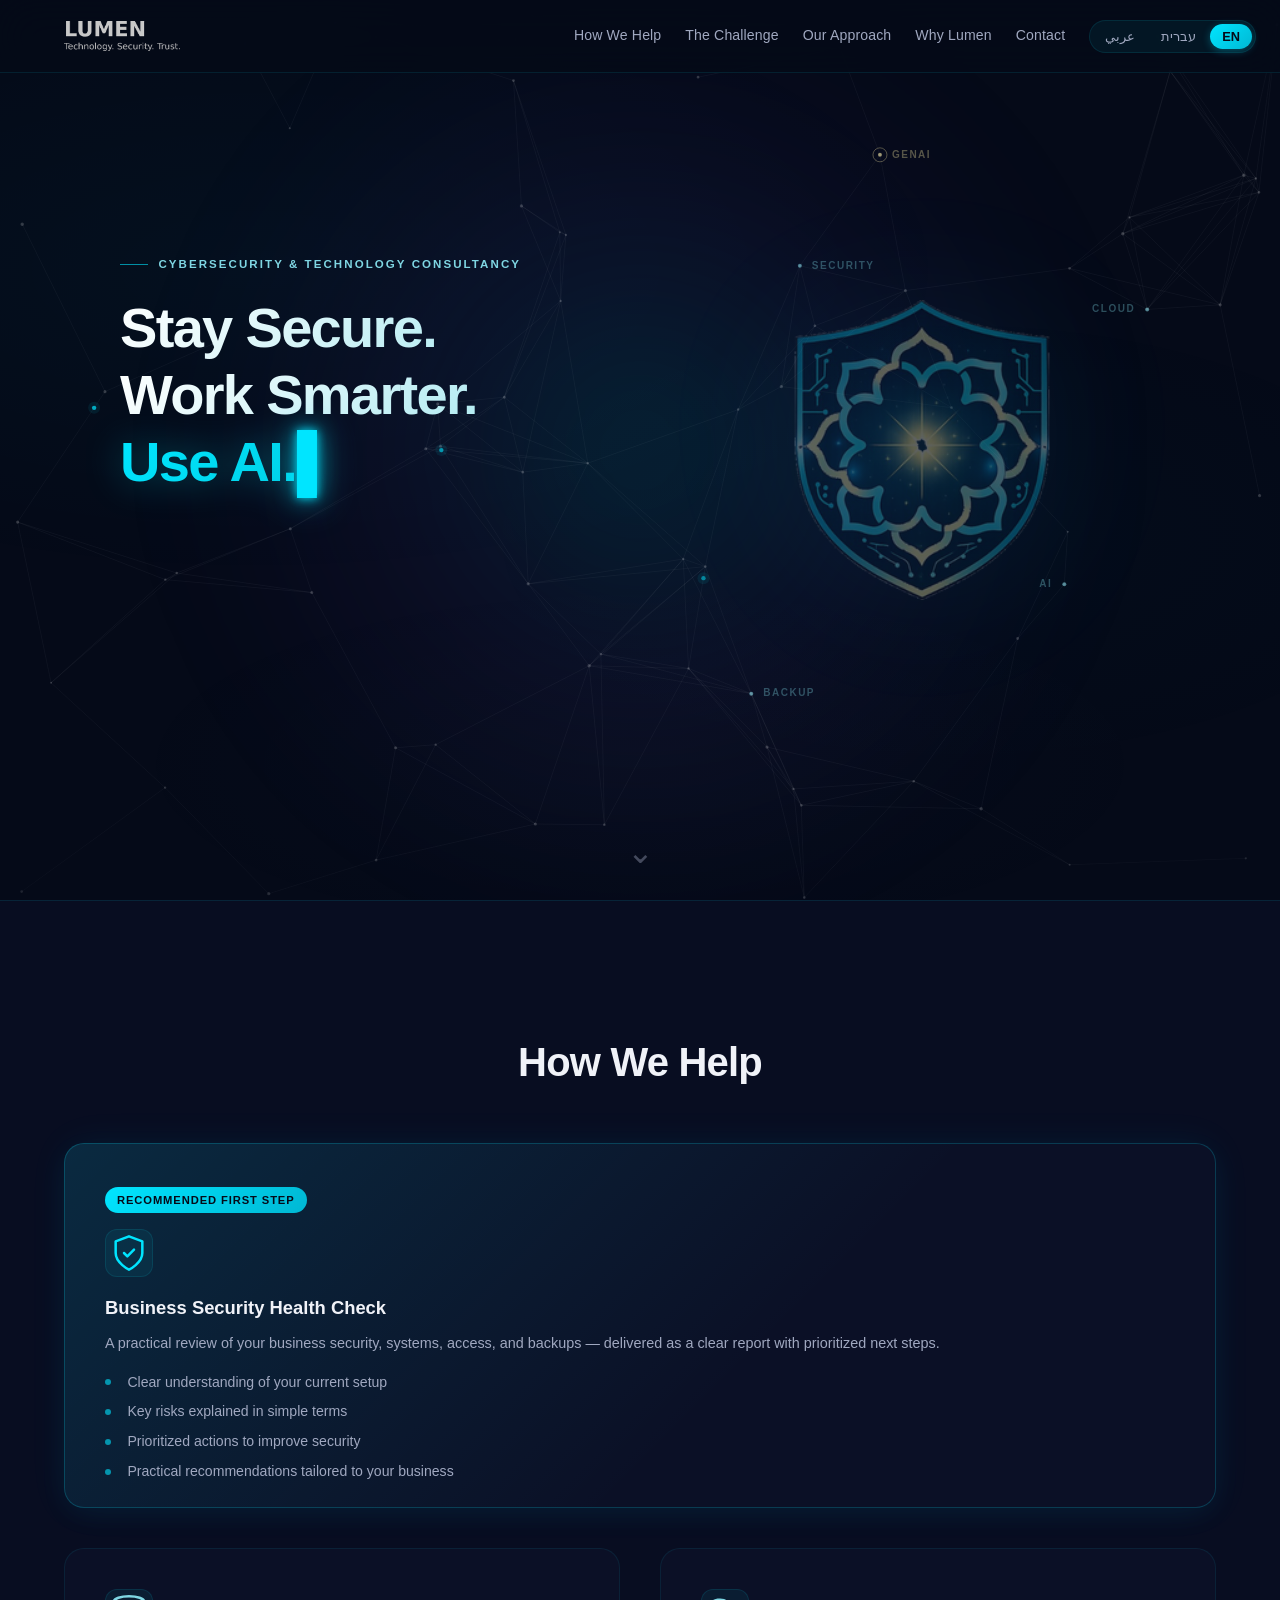
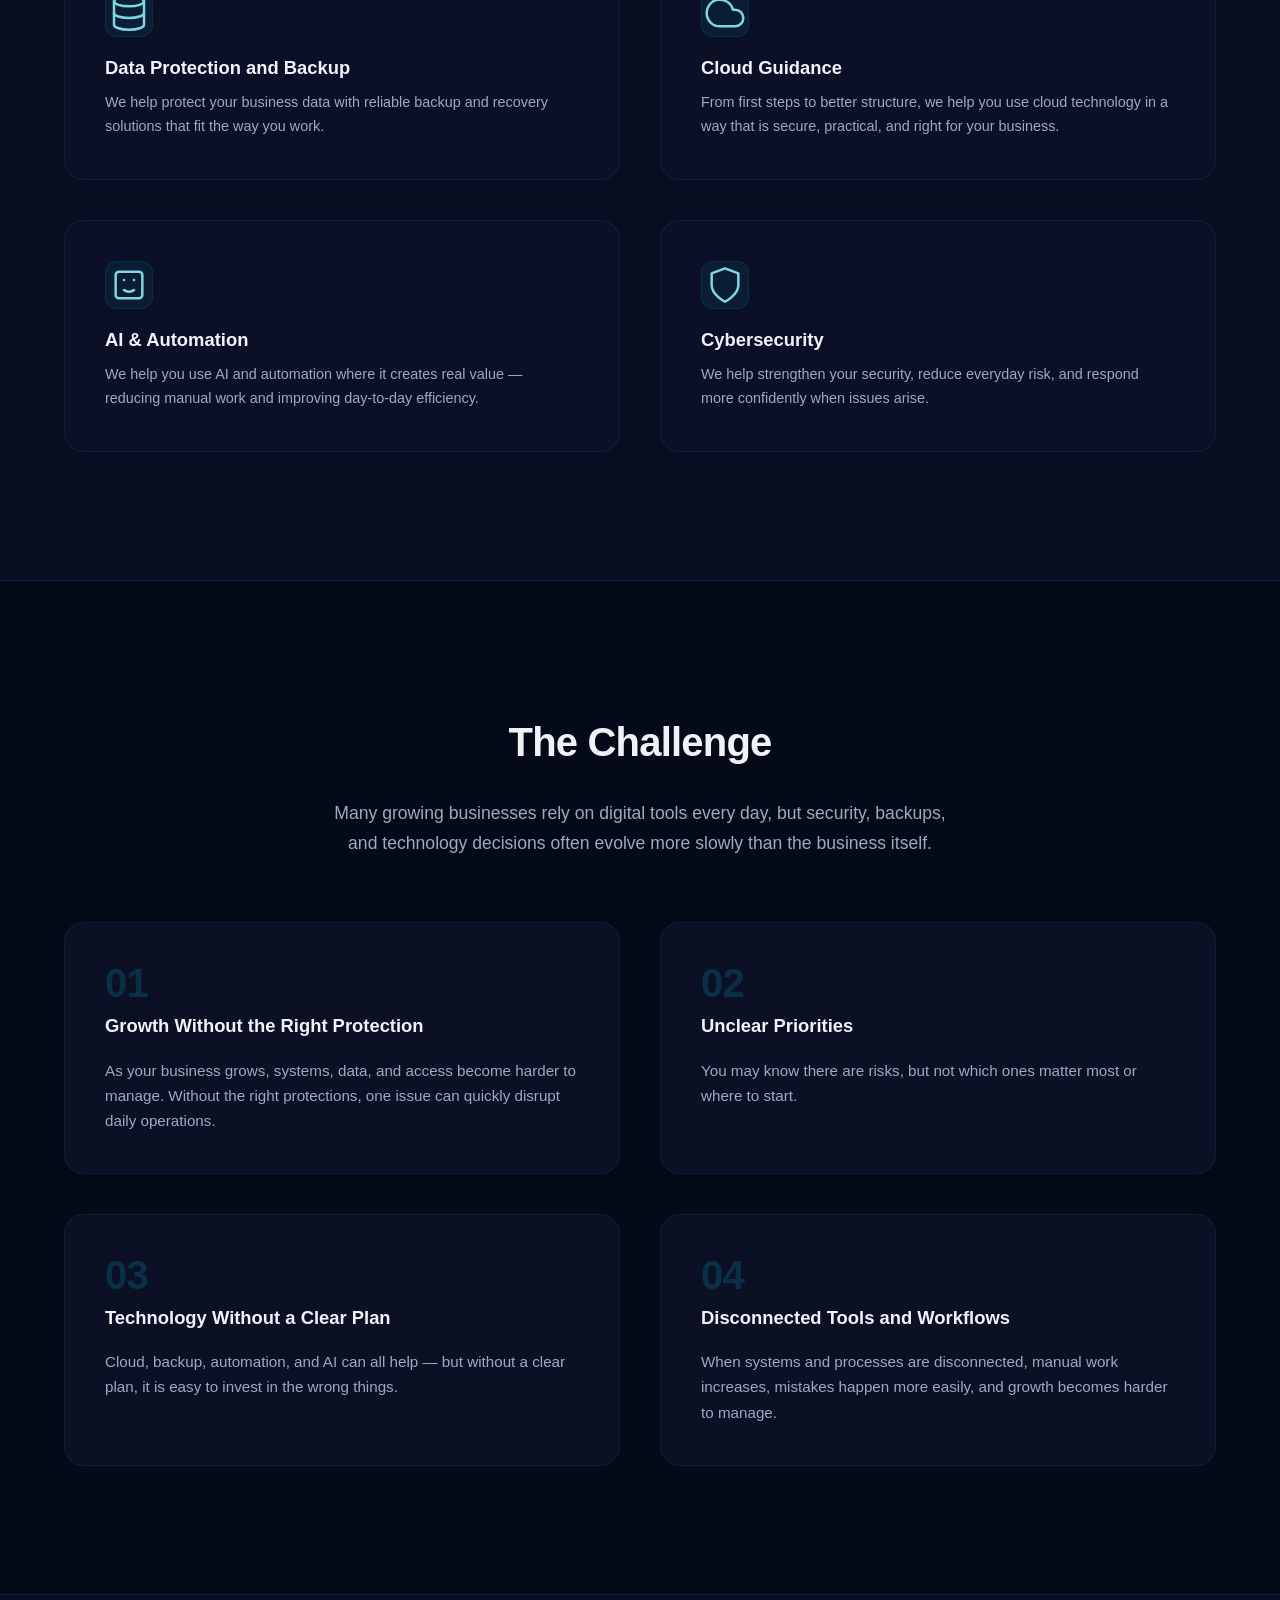
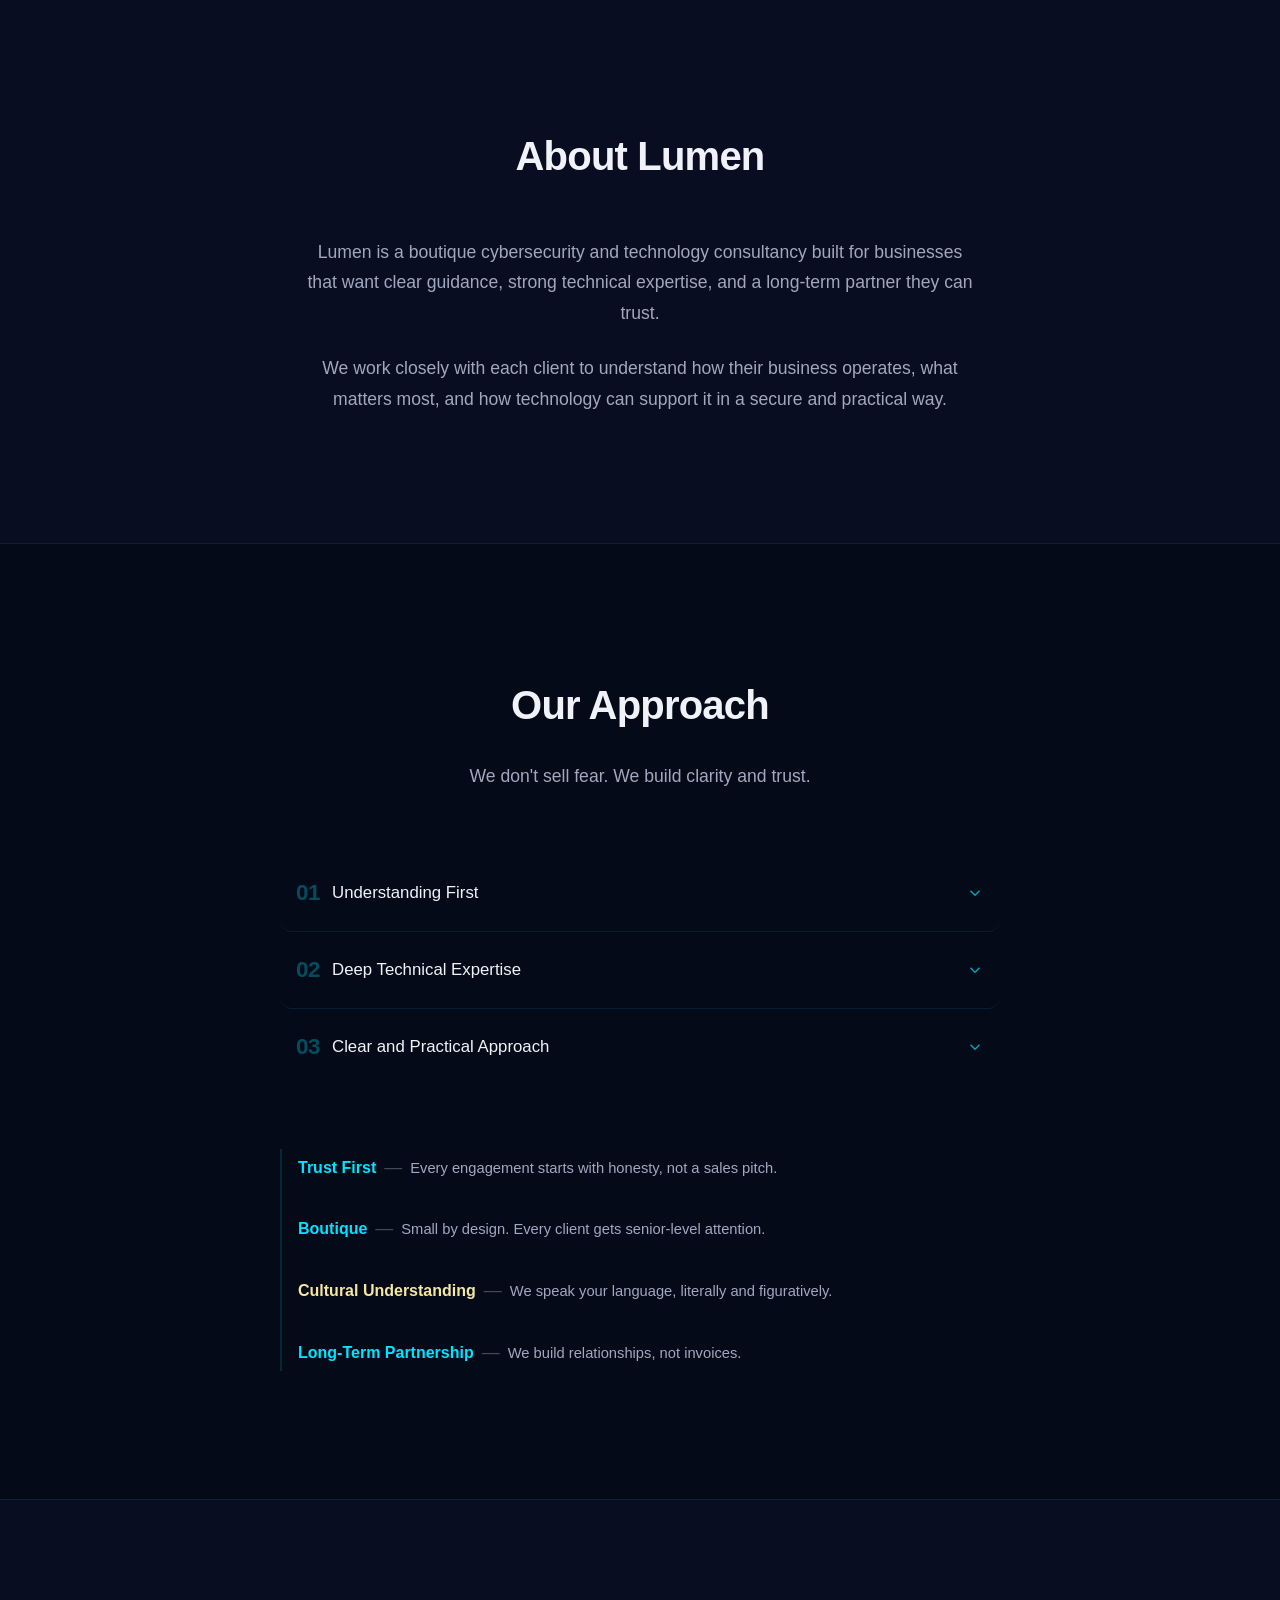
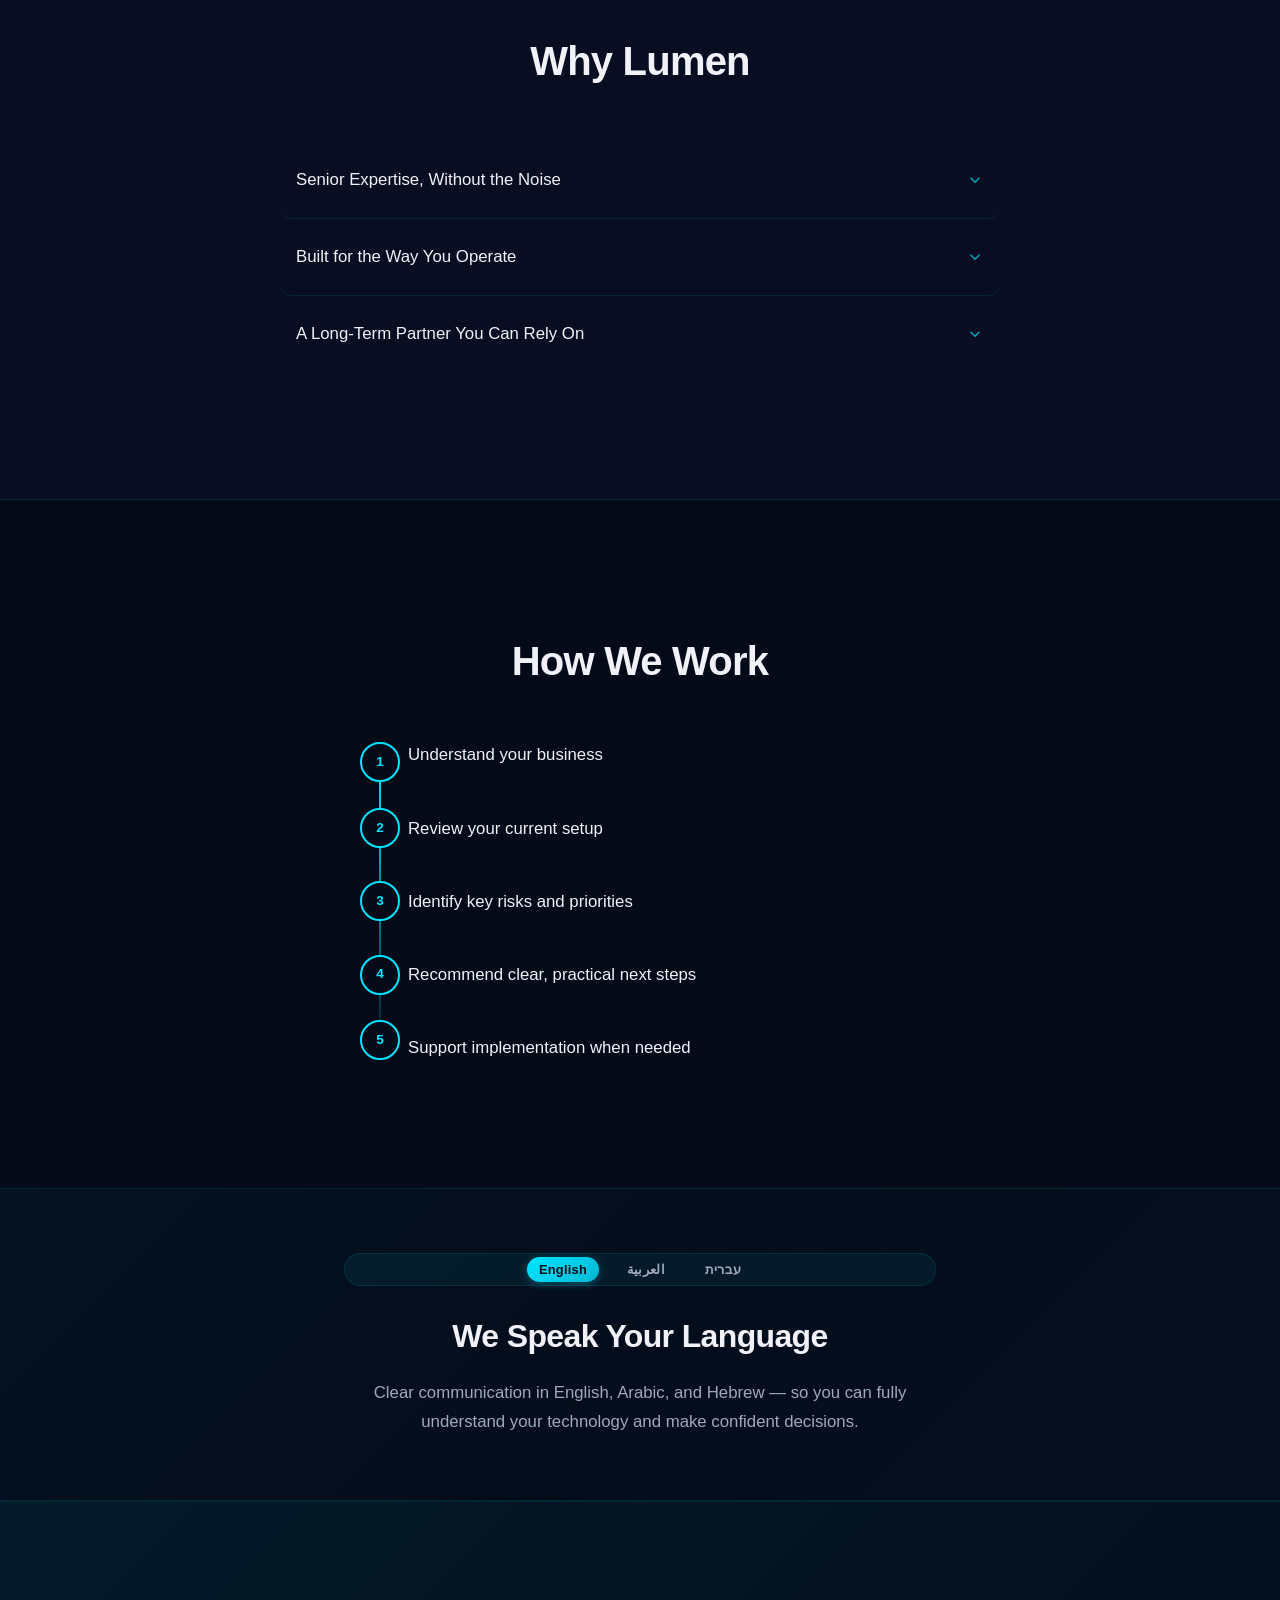
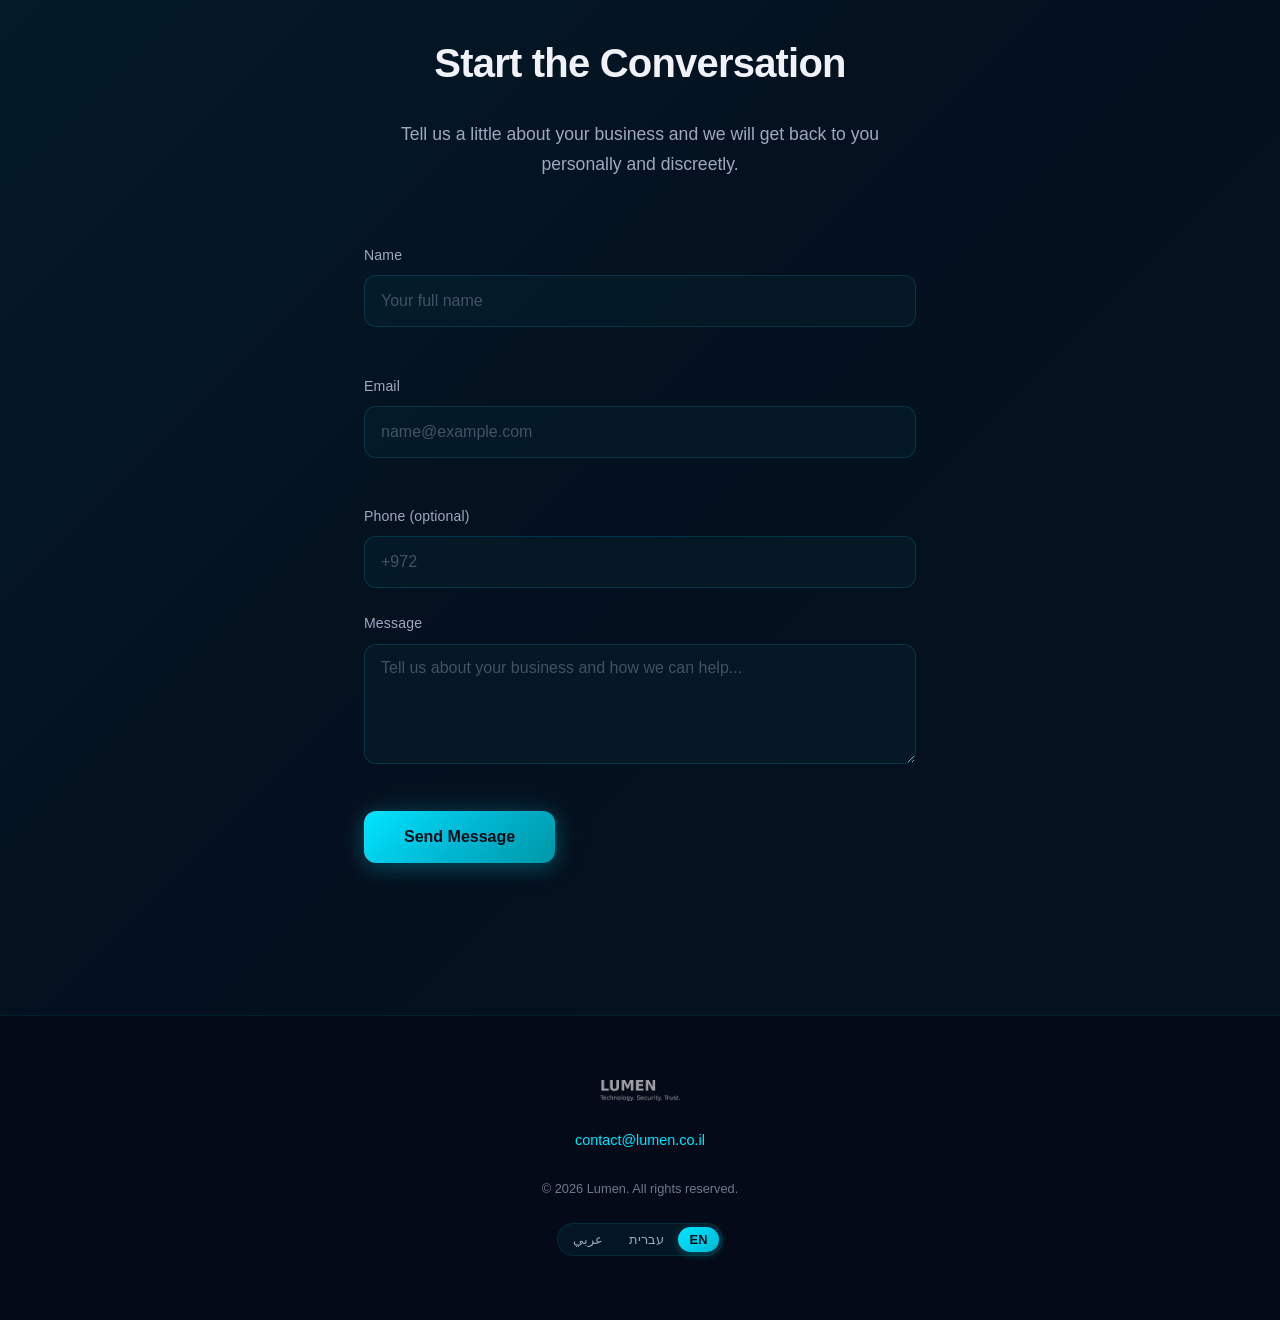
<file: docs/index.html>
<!DOCTYPE html>
<html lang="en" dir="ltr" data-demo="true">
<head>
  <meta charset="UTF-8">
  <meta name="viewport" content="width=device-width, initial-scale=1.0">
  <title>Lumen &#8212; Technology. Security. Trust.</title>
  <meta name="description" content="Lumen is a boutique cybersecurity and technology consultancy serving SMBs and family-owned businesses. Premium security guidance built on trust.">

  <!-- Favicons & theme -->
  <link rel="icon" type="image/png" sizes="32x32" href="assets/favicon-32x32.png">
  <link rel="icon" type="image/png" sizes="16x16" href="assets/favicon-16x16.png">
  <link rel="icon" type="image/png" sizes="512x512" href="assets/favicon-512x512.png">
  <link rel="apple-touch-icon" sizes="180x180" href="assets/apple-touch-icon.png">
  <meta name="theme-color" content="#050a18">

  <!-- Open Graph / social cards. NOTE: update the domain below to the production URL before launch. -->
  <meta property="og:type" content="website">
  <meta property="og:site_name" content="Lumen">
  <meta property="og:title" content="Lumen — Technology. Security. Trust.">
  <meta property="og:description" content="Boutique cybersecurity and technology consultancy. Clear, practical guidance for growing businesses — security, data protection, cloud, and AI.">
  <meta property="og:image" content="https://lumen.co.il/assets/og-image.png">
  <meta property="og:url" content="https://lumen.co.il/">
  <meta name="twitter:card" content="summary">
  <meta name="twitter:title" content="Lumen — Technology. Security. Trust.">
  <meta name="twitter:description" content="Boutique cybersecurity and technology consultancy. Clear, practical guidance for growing businesses.">
  <meta name="twitter:image" content="https://lumen.co.il/assets/og-image.png">

  <meta http-equiv="Content-Security-Policy" content="default-src 'self'; script-src 'self'; style-src 'self' 'unsafe-inline' https://fonts.googleapis.com; font-src 'self' https://fonts.gstatic.com; img-src 'self' data:; connect-src 'self'; form-action 'self'; frame-ancestors 'none'; base-uri 'self'">
  <link rel="preload" as="image" href="assets/logo-hero.png">
  <link rel="stylesheet" href="css/styles.css?v=1775858400">

  <script src="js/i18n-init.js?v=1775766845" defer></script>
  <noscript><style>body{opacity:1!important;animation:none!important}.hero-kicker,.hero-line,.hero-subtitle,.hero-cta-group{opacity:1!important;transform:none!important;animation:none!important}</style></noscript>
</head>
<body>
  <!-- Skip navigation -->
  <a href="#main" class="skip-link" data-i18n="skip">Skip to main content</a>

  <!-- HEADER / NAV -->
  <header class="site-header" role="banner">
    <div class="container header-inner">
      <a href="#" class="header-logo" aria-label="Lumen">
        <img src="assets/logo-wordmark-nav.png" alt="Lumen — Technology. Security. Trust." height="32" loading="eager">
      </a>
      <nav aria-label="Main navigation">
        <button class="mobile-nav-toggle" aria-expanded="false" aria-controls="nav-list" aria-label="Open menu">
          <svg class="icon-hamburger" width="24" height="24" viewBox="0 0 24 24" fill="none" stroke="currentColor" stroke-width="2" stroke-linecap="round"><line x1="3" y1="6" x2="21" y2="6"/><line x1="3" y1="12" x2="21" y2="12"/><line x1="3" y1="18" x2="21" y2="18"/></svg>
        </button>
        <div id="nav-list" class="nav-list">
          <button class="nav-close-btn" id="nav-close" aria-label="Close menu">
            <svg width="28" height="28" viewBox="0 0 24 24" fill="none" stroke="currentColor" stroke-width="2" stroke-linecap="round"><line x1="18" y1="6" x2="6" y2="18"/><line x1="6" y1="6" x2="18" y2="18"/></svg>
          </button>
          <div class="nav-overlay-brand">
            <img src="assets/logo-wordmark-nav.png" alt="" height="32" aria-hidden="true">
          </div>
          <div class="nav-overlay-links">
            <a href="#services" data-i18n="services.title">How We Help</a>
            <a href="#problem" data-i18n="problem.title">The Challenge</a>
            <a href="#approach" data-i18n="approach.title">Our Approach</a>
            <a href="#why-lumen" data-i18n="why.title">Why Lumen</a>
            <a href="#contact" data-i18n="nav.contact">Contact</a>
          </div>
          <a href="#contact" class="nav-overlay-cta" data-i18n="hero.cta">Start with a Simple Conversation</a>
          <div class="nav-lang">
            <div class="lang-toggle" role="radiogroup" aria-label="Language">
              <button type="button" data-lang="ar" aria-label="Arabic">عربي</button>
              <button type="button" data-lang="he" aria-label="Hebrew">עברית</button>
              <button type="button" data-lang="en" aria-pressed="true" aria-label="English">EN</button>
            </div>
          </div>
        </div>
      </nav>
    </div>
  </header>

  <main id="main" tabindex="-1">
    <!-- 1. HERO -->
    <section id="hero" class="hero" tabindex="-1" aria-labelledby="hero-heading">
      <canvas id="hero-network" class="hero-network-canvas" aria-hidden="true"></canvas>
      <img src="assets/logo-hero.png" alt="" class="hero-watermark" width="204" height="240" loading="eager" fetchpriority="high" aria-hidden="true">
      <div class="hero-content-wrap">
        <p class="hero-kicker" data-i18n="hero.eyebrow">Cybersecurity &amp; Technology Consultancy</p>
        <h1 id="hero-heading" class="hero-headline">
          <span class="hero-line" data-i18n="hero.headline1">Stay Secure.</span>
          <span class="hero-line" data-i18n="hero.headline2">Work Smarter.</span>
          <span class="hero-line" data-i18n="hero.headline3">Use AI.</span>
        </h1>
        <p class="hero-subtitle hero-stagger" data-i18n="hero.subtitle">Lumen helps growing businesses protect their data, strengthen their operations, and adopt technology with clarity and confidence.</p>
        <div class="hero-cta-group hero-stagger">
          <div class="hero-cta-row">
            <a href="#contact" class="btn btn-primary hero-cta" data-i18n="hero.cta">Start with a Simple Conversation</a>
            <a href="#services" class="hero-cta-secondary" data-i18n="hero.cta2">See how we help</a>
          </div>
          <ul class="hero-trust" aria-label="Why work with Lumen">
            <li>
              <svg class="hero-trust-check" width="15" height="15" viewBox="0 0 24 24" fill="none" stroke="currentColor" stroke-width="2.4" stroke-linecap="round" stroke-linejoin="round" aria-hidden="true"><polyline points="20 6 9 17 4 12"/></svg>
              <span data-i18n="hero.trust1">Free initial consultation</span>
            </li>
            <li>
              <svg class="hero-trust-check" width="15" height="15" viewBox="0 0 24 24" fill="none" stroke="currentColor" stroke-width="2.4" stroke-linecap="round" stroke-linejoin="round" aria-hidden="true"><polyline points="20 6 9 17 4 12"/></svg>
              <span data-i18n="hero.trust2">No commitment</span>
            </li>
            <li class="hero-trust-langs" aria-label="Available in Arabic, Hebrew and English">
              <span>العربية</span><span class="dot" aria-hidden="true">·</span><span>עברית</span><span class="dot" aria-hidden="true">·</span><span>English</span>
            </li>
          </ul>
        </div>
      </div>
      <a href="#services" class="hero-scroll-indicator" aria-label="Scroll to content">
        <span class="hero-scroll-chevron">&#8964;</span>
      </a>
    </section>

    <!-- 2. HOW WE HELP (Services) — with featured service -->
    <section id="services" class="section section--alt" tabindex="-1" aria-labelledby="services-heading">
      <div class="container">
        <h2 id="services-heading" class="section-title fade-in" data-i18n="services.title">How We Help</h2>
        <div class="services-grid">
          <!-- FEATURED SERVICE -->
          <div class="service-card service-card--featured glass-card fade-in">
            <span class="service-tag" data-i18n="services.healthcheck.tag">Recommended First Step</span>
            <div class="service-icon" aria-hidden="true">
              <svg width="40" height="40" viewBox="0 0 24 24" fill="none" stroke="var(--color-accent-primary)" stroke-width="1.5" stroke-linecap="round" stroke-linejoin="round"><path d="M9 12l2 2 4-4"/><path d="M12 22s8-4 8-10V5l-8-3-8 3v7c0 6 8 10 8 10z"/></svg>
            </div>
            <h3 data-i18n="services.healthcheck.title">Business Security Health Check</h3>
            <p data-i18n="services.healthcheck.desc">A practical review of your business security, systems, access, and backups — delivered as a clear report with prioritized next steps.</p>
            <ul class="service-bullets">
              <li data-i18n="services.healthcheck.bullet1">Clear understanding of your current setup</li>
              <li data-i18n="services.healthcheck.bullet2">Key risks explained in simple terms</li>
              <li data-i18n="services.healthcheck.bullet3">Prioritized actions to improve security</li>
              <li data-i18n="services.healthcheck.bullet4">Practical recommendations tailored to your business</li>
            </ul>
          </div>
          <div class="service-card glass-card fade-in">
            <div class="service-icon" aria-hidden="true">
              <svg width="40" height="40" viewBox="0 0 24 24" fill="none" stroke="var(--color-accent-secondary)" stroke-width="1.5" stroke-linecap="round" stroke-linejoin="round"><ellipse cx="12" cy="5" rx="9" ry="3"/><path d="M21 12c0 1.66-4 3-9 3s-9-1.34-9-3"/><path d="M3 5v14c0 1.66 4 3 9 3s9-1.34 9-3V5"/></svg>
            </div>
            <h3 data-i18n="services.data.title">Data Protection and Backup</h3>
            <p data-i18n="services.data.desc">We help protect your business data with reliable backup and recovery solutions that fit the way you work.</p>
          </div>
          <div class="service-card glass-card fade-in">
            <div class="service-icon" aria-hidden="true">
              <svg width="40" height="40" viewBox="0 0 24 24" fill="none" stroke="var(--color-accent-secondary)" stroke-width="1.5" stroke-linecap="round" stroke-linejoin="round"><path d="M18 10h-1.26A8 8 0 1 0 9 20h9a5 5 0 0 0 0-10z"/></svg>
            </div>
            <h3 data-i18n="services.cloud.title">Cloud Guidance</h3>
            <p data-i18n="services.cloud.desc">From first steps to better structure, we help you use cloud technology in a way that is secure, practical, and right for your business.</p>
          </div>
          <div class="service-card glass-card fade-in">
            <div class="service-icon" aria-hidden="true">
              <svg width="40" height="40" viewBox="0 0 24 24" fill="none" stroke="var(--color-accent-secondary)" stroke-width="1.5" stroke-linecap="round" stroke-linejoin="round"><rect x="4" y="4" width="16" height="16" rx="2"/><path d="M9 9h.01"/><path d="M15 9h.01"/><path d="M9 15c.83.67 1.83 1 3 1s2.17-.33 3-1"/></svg>
            </div>
            <h3 data-i18n="services.ai.title">AI & Automation</h3>
            <p data-i18n="services.ai.desc">We help you use AI and automation where it creates real value — reducing manual work and improving day-to-day efficiency.</p>
          </div>
          <div class="service-card glass-card fade-in">
            <div class="service-icon" aria-hidden="true">
              <svg width="40" height="40" viewBox="0 0 24 24" fill="none" stroke="var(--color-accent-secondary)" stroke-width="1.5" stroke-linecap="round" stroke-linejoin="round"><path d="M12 22s8-4 8-10V5l-8-3-8 3v7c0 6 8 10 8 10z"/></svg>
            </div>
            <h3 data-i18n="services.cyber.title">Cybersecurity</h3>
            <p data-i18n="services.cyber.desc">We help strengthen your security, reduce everyday risk, and respond more confidently when issues arise.</p>
          </div>
        </div>
      </div>
    </section>

    <!-- 3. THE CHALLENGE -->
    <section id="problem" class="section" aria-labelledby="problem-heading">
      <div class="container">
        <h2 id="problem-heading" class="section-title fade-in" data-i18n="problem.title">The Challenge</h2>
        <p class="section-intro fade-in" data-i18n="problem.intro">Many growing businesses rely on digital tools every day, but security, backups, and technology decisions often evolve more slowly than the business itself.</p>

        <!-- Desktop: card grid -->
        <div class="problem-grid desktop-only">
          <div class="problem-card glass-card fade-in">
            <span class="card-number" aria-hidden="true">01</span>
            <h3 data-i18n="problem.card1.title">Growth Without the Right Protection</h3>
            <p data-i18n="problem.card1.desc">As your business grows, systems, data, and access become harder to manage. Without the right protections, one issue can quickly disrupt daily operations.</p>
          </div>
          <div class="problem-card glass-card fade-in">
            <span class="card-number" aria-hidden="true">02</span>
            <h3 data-i18n="problem.card2.title">Unclear Priorities</h3>
            <p data-i18n="problem.card2.desc">You may know there are risks, but not which ones matter most or where to start.</p>
          </div>
          <div class="problem-card glass-card fade-in">
            <span class="card-number" aria-hidden="true">03</span>
            <h3 data-i18n="problem.card3.title">Technology Without a Clear Plan</h3>
            <p data-i18n="problem.card3.desc">Cloud, backup, automation, and AI can all help — but without a clear plan, it is easy to invest in the wrong things.</p>
          </div>
          <div class="problem-card glass-card fade-in">
            <span class="card-number" aria-hidden="true">04</span>
            <h3 data-i18n="problem.card4.title">Disconnected Tools and Workflows</h3>
            <p data-i18n="problem.card4.desc">When systems and processes are disconnected, manual work increases, mistakes happen more easily, and growth becomes harder to manage.</p>
          </div>
        </div>

        <!-- Mobile: expandable bubbles -->
        <div class="bubble-group mobile-only" data-bubble-group="problem">
          <div class="bubble" role="button" tabindex="0" aria-expanded="false">
            <div class="bubble-header">
              <span class="bubble-number" aria-hidden="true">01</span>
              <h3 data-i18n="problem.card1.title">Growth Without the Right Protection</h3>
              <svg class="bubble-chevron" width="18" height="18" viewBox="0 0 24 24" fill="none" stroke="currentColor" stroke-width="2"><polyline points="6 9 12 15 18 9"/></svg>
            </div>
            <div class="bubble-content">
              <p data-i18n="problem.card1.desc">As your business grows, systems, data, and access become harder to manage. Without the right protections, one issue can quickly disrupt daily operations.</p>
            </div>
          </div>
          <div class="bubble" role="button" tabindex="0" aria-expanded="false">
            <div class="bubble-header">
              <span class="bubble-number" aria-hidden="true">02</span>
              <h3 data-i18n="problem.card2.title">Unclear Priorities</h3>
              <svg class="bubble-chevron" width="18" height="18" viewBox="0 0 24 24" fill="none" stroke="currentColor" stroke-width="2"><polyline points="6 9 12 15 18 9"/></svg>
            </div>
            <div class="bubble-content">
              <p data-i18n="problem.card2.desc">You may know there are risks, but not which ones matter most or where to start.</p>
            </div>
          </div>
          <div class="bubble" role="button" tabindex="0" aria-expanded="false">
            <div class="bubble-header">
              <span class="bubble-number" aria-hidden="true">03</span>
              <h3 data-i18n="problem.card3.title">Technology Without a Clear Plan</h3>
              <svg class="bubble-chevron" width="18" height="18" viewBox="0 0 24 24" fill="none" stroke="currentColor" stroke-width="2"><polyline points="6 9 12 15 18 9"/></svg>
            </div>
            <div class="bubble-content">
              <p data-i18n="problem.card3.desc">Cloud, backup, automation, and AI can all help — but without a clear plan, it is easy to invest in the wrong things.</p>
            </div>
          </div>
          <div class="bubble" role="button" tabindex="0" aria-expanded="false">
            <div class="bubble-header">
              <span class="bubble-number" aria-hidden="true">04</span>
              <h3 data-i18n="problem.card4.title">Disconnected Tools and Workflows</h3>
              <svg class="bubble-chevron" width="18" height="18" viewBox="0 0 24 24" fill="none" stroke="currentColor" stroke-width="2"><polyline points="6 9 12 15 18 9"/></svg>
            </div>
            <div class="bubble-content">
              <p data-i18n="problem.card4.desc">When systems and processes are disconnected, manual work increases, mistakes happen more easily, and growth becomes harder to manage.</p>
            </div>
          </div>
        </div>

      </div>
    </section>

    <!-- 4. ABOUT LUMEN -->
    <section id="about" class="section section--alt" aria-labelledby="about-heading">
      <div class="container about-container">
        <h2 id="about-heading" class="section-title fade-in" data-i18n="about.title">About Lumen</h2>
        <p class="about-text fade-in" data-i18n="about.text1">Lumen is a boutique cybersecurity and technology consultancy built for businesses that want clear guidance, strong technical expertise, and a long-term partner they can trust.</p>
        <p class="about-text fade-in" data-i18n="about.text2">We work closely with each client to understand how their business operates, what matters most, and how technology can support it in a secure and practical way.</p>
      </div>
    </section>

    <!-- 5. OUR APPROACH -->
    <section id="approach" class="section" aria-labelledby="approach-heading">
      <div class="container">
        <h2 id="approach-heading" class="section-title fade-in" data-i18n="approach.title">Our Approach</h2>
        <p class="section-intro fade-in" data-i18n="approach.lead">We don't sell fear. We build clarity and trust.</p>

        <div class="bubble-group" data-bubble-group="approach">
          <div class="bubble" role="button" tabindex="0" aria-expanded="false">
            <div class="bubble-header">
              <span class="bubble-number" aria-hidden="true">01</span>
              <h3 data-i18n="approach.card1.title">Understanding First</h3>
              <svg class="bubble-chevron" width="18" height="18" viewBox="0 0 24 24" fill="none" stroke="currentColor" stroke-width="2"><polyline points="6 9 12 15 18 9"/></svg>
            </div>
            <div class="bubble-content">
              <p data-i18n="approach.card1.desc">Every business is different. A family-owned business has different needs than a growing tech company. We start by listening and understanding your operations, your people, and what truly matters to you.</p>
            </div>
          </div>
          <div class="bubble" role="button" tabindex="0" aria-expanded="false">
            <div class="bubble-header">
              <span class="bubble-number" aria-hidden="true">02</span>
              <h3 data-i18n="approach.card2.title">Deep Technical Expertise</h3>
              <svg class="bubble-chevron" width="18" height="18" viewBox="0 0 24 24" fill="none" stroke="currentColor" stroke-width="2"><polyline points="6 9 12 15 18 9"/></svg>
            </div>
            <div class="bubble-content">
              <p data-i18n="approach.card2.desc">Behind that simplicity is deep technical expertise. We bring experience from high-scale, global technology environments, combining cybersecurity, cloud, AI, and automation to deliver solutions that are both secure and practical.</p>
            </div>
          </div>
          <div class="bubble" role="button" tabindex="0" aria-expanded="false">
            <div class="bubble-header">
              <span class="bubble-number" aria-hidden="true">03</span>
              <h3 data-i18n="approach.card3.title">Clear and Practical Approach</h3>
              <svg class="bubble-chevron" width="18" height="18" viewBox="0 0 24 24" fill="none" stroke="currentColor" stroke-width="2"><polyline points="6 9 12 15 18 9"/></svg>
            </div>
            <div class="bubble-content">
              <p data-i18n="approach.card3.desc">Our approach is personal, transparent, and built for long-term partnership. No jargon, no pressure. Just clear, practical guidance you can rely on.</p>
            </div>
          </div>
        </div>

        <div class="approach-manifesto fade-in">
          <div class="manifesto-item">
            <strong class="manifesto-keyword" data-i18n="approach.pill1">Trust First</strong>
            <span class="manifesto-dash" aria-hidden="true">&mdash;</span>
            <span class="manifesto-desc" data-i18n="approach.pill1.desc">Every engagement starts with honesty, not a sales pitch.</span>
          </div>
          <div class="manifesto-item">
            <strong class="manifesto-keyword" data-i18n="approach.pill2">Boutique</strong>
            <span class="manifesto-dash" aria-hidden="true">&mdash;</span>
            <span class="manifesto-desc" data-i18n="approach.pill2.desc">Small by design. Every client gets senior-level attention.</span>
          </div>
          <div class="manifesto-item">
            <strong class="manifesto-keyword manifesto-keyword--warm" data-i18n="approach.pill3">Cultural Understanding</strong>
            <span class="manifesto-dash" aria-hidden="true">&mdash;</span>
            <span class="manifesto-desc" data-i18n="approach.pill3.desc">We speak your language, literally and figuratively.</span>
          </div>
          <div class="manifesto-item">
            <strong class="manifesto-keyword" data-i18n="approach.pill4">Long-Term Partnership</strong>
            <span class="manifesto-dash" aria-hidden="true">&mdash;</span>
            <span class="manifesto-desc" data-i18n="approach.pill4.desc">We build relationships, not invoices.</span>
          </div>
        </div>
      </div>
    </section>

    <!-- 6. WHY LUMEN -->
    <section id="why-lumen" class="section section--alt" tabindex="-1" aria-labelledby="why-heading">
      <div class="container">
        <h2 id="why-heading" class="section-title fade-in" data-i18n="why.title">Why Lumen</h2>
        <div class="bubble-group" data-bubble-group="why">
          <div class="bubble" role="button" tabindex="0" aria-expanded="false">
            <div class="bubble-header">
              <h3 data-i18n="why.expertise.title">Senior Expertise, Without the Noise</h3>
              <svg class="bubble-chevron" width="18" height="18" viewBox="0 0 24 24" fill="none" stroke="currentColor" stroke-width="2"><polyline points="6 9 12 15 18 9"/></svg>
            </div>
            <div class="bubble-content">
              <p data-i18n="why.expertise.desc">We bring deep technical experience from global technology environments, delivered in a way that is clear, practical, and easy to act on.</p>
            </div>
          </div>
          <div class="bubble" role="button" tabindex="0" aria-expanded="false">
            <div class="bubble-header">
              <h3 data-i18n="why.community.title">Built for the Way You Operate</h3>
              <svg class="bubble-chevron" width="18" height="18" viewBox="0 0 24 24" fill="none" stroke="currentColor" stroke-width="2"><polyline points="6 9 12 15 18 9"/></svg>
            </div>
            <div class="bubble-content">
              <p data-i18n="why.community.desc">We understand how growing and family-run businesses work, and we tailor our approach to fit your reality.</p>
            </div>
          </div>
          <div class="bubble" role="button" tabindex="0" aria-expanded="false">
            <div class="bubble-header">
              <h3 data-i18n="why.partners.title">A Long-Term Partner You Can Rely On</h3>
              <svg class="bubble-chevron" width="18" height="18" viewBox="0 0 24 24" fill="none" stroke="currentColor" stroke-width="2"><polyline points="6 9 12 15 18 9"/></svg>
            </div>
            <div class="bubble-content">
              <p data-i18n="why.partners.desc">We focus on building long-term relationships, helping you improve and adapt as your business evolves.</p>
            </div>
          </div>
        </div>
      </div>
    </section>

    <!-- 7. HOW WE WORK (timeline) -->
    <section id="how-we-work" class="section" aria-labelledby="howwework-heading">
      <div class="container">
        <h2 id="howwework-heading" class="section-title fade-in" data-i18n="howwework.title">How We Work</h2>
        <div class="timeline">
          <div class="timeline-step fade-in">
            <div class="timeline-marker"><span>1</span></div>
            <p class="timeline-text" data-i18n="howwework.step1">Understand your business</p>
          </div>
          <div class="timeline-step fade-in">
            <div class="timeline-marker"><span>2</span></div>
            <p class="timeline-text" data-i18n="howwework.step2">Review your current setup</p>
          </div>
          <div class="timeline-step fade-in">
            <div class="timeline-marker"><span>3</span></div>
            <p class="timeline-text" data-i18n="howwework.step3">Identify key risks and priorities</p>
          </div>
          <div class="timeline-step fade-in">
            <div class="timeline-marker"><span>4</span></div>
            <p class="timeline-text" data-i18n="howwework.step4">Recommend clear, practical next steps</p>
          </div>
          <div class="timeline-step fade-in">
            <div class="timeline-marker"><span>5</span></div>
            <p class="timeline-text" data-i18n="howwework.step5">Support implementation when needed</p>
          </div>
        </div>
      </div>
    </section>

    <!-- 8. WE SPEAK YOUR LANGUAGE (multilingual banner) -->
    <section id="multilingual" class="multilingual-banner" aria-labelledby="multilingual-heading">
      <div class="container multilingual-inner">
        <div class="multilingual-icons lang-toggle" role="radiogroup" aria-label="Language" aria-hidden="false">
          <button type="button" class="multilingual-flag" data-lang="en" aria-label="English" aria-pressed="true">English</button>
          <button type="button" class="multilingual-flag" data-lang="ar" aria-label="العربية">العربية</button>
          <button type="button" class="multilingual-flag" data-lang="he" aria-label="עברית">עברית</button>
        </div>
        <h2 id="multilingual-heading" class="multilingual-title fade-in" data-i18n="multilingual.title">We Speak Your Language</h2>
        <p class="multilingual-text fade-in" data-i18n="multilingual.text">Clear communication in English, Arabic, and Hebrew — so you can fully understand your technology and make confident decisions.</p>
      </div>
    </section>

    <!-- 9. CONTACT FORM -->
    <section id="contact" class="section contact-section" tabindex="-1" aria-labelledby="contact-heading">
      <div class="container contact-container">
        <h2 id="contact-heading" class="section-title fade-in" data-i18n="contact.title">Start the Conversation</h2>
        <p class="section-intro fade-in" data-i18n="contact.subtitle">Tell us a little about your business and we will get back to you personally and discreetly.</p>
        <form id="contact-form" class="contact-form fade-in" action="/api/contact" method="POST" novalidate>
          <input type="text" name="_gotcha" class="hp-field" tabindex="-1" autocomplete="off">

          <div class="form-group">
            <label for="field-name" data-i18n="contact.name">Name</label>
            <input type="text" id="field-name" name="name" required aria-required="true" autocomplete="name" aria-describedby="error-name" placeholder="Your full name">
            <span id="error-name" class="form-error" role="alert"></span>
          </div>

          <div class="form-group">
            <label for="field-email" data-i18n="contact.email">Email</label>
            <input type="email" id="field-email" name="email" required aria-required="true" autocomplete="email" aria-describedby="error-email" placeholder="name@example.com">
            <span id="error-email" class="form-error" role="alert"></span>
          </div>

          <div class="form-group">
            <label for="field-phone" data-i18n="contact.phone">Phone (optional)</label>
            <input type="tel" id="field-phone" name="phone" autocomplete="tel" placeholder="+972">
          </div>

          <div class="form-group">
            <label for="field-message" data-i18n="contact.message">Message</label>
            <textarea id="field-message" name="message" rows="4" required aria-required="true" aria-describedby="error-message" placeholder="Tell us about your business and how we can help..."></textarea>
            <span id="error-message" class="form-error" role="alert"></span>
          </div>

          <button type="submit" class="btn btn-primary btn-submit" data-i18n="contact.submit">
            <span class="btn-text">Send Message</span>
            <span class="btn-loading" hidden>
              <svg class="spinner" width="20" height="20" viewBox="0 0 20 20" aria-hidden="true"><circle cx="10" cy="10" r="8" fill="none" stroke="currentColor" stroke-width="2" stroke-dasharray="40" stroke-dashoffset="10"/></svg>
              <span data-i18n="contact.sending">Sending&hellip;</span>
            </span>
            <span class="btn-success" hidden>
              <svg width="20" height="20" viewBox="0 0 24 24" fill="none" stroke="currentColor" stroke-width="2" aria-hidden="true"><polyline points="20 6 9 17 4 12"/></svg>
            </span>
          </button>
          <div id="form-status" class="form-status" role="status" aria-live="polite"></div>
        </form>
        <noscript>
          <p style="color: var(--color-text-secondary); text-align: center; margin-block-start: var(--spacing-md);">
            JavaScript is required for the contact form. Please email us directly at
            <a href="mailto:contact@lumen.co.il" style="color: var(--color-accent-primary);">contact@lumen.co.il</a>
          </p>
        </noscript>
      </div>
    </section>
  </main>

  <!-- Sticky mobile CTA (appears after the hero scrolls away) -->
  <div class="sticky-cta" id="sticky-cta">
    <a href="#contact" class="btn btn-primary sticky-cta-btn" data-i18n="sticky.cta">Book a Security Check</a>
  </div>

  <!-- FOOTER -->
  <footer class="site-footer" role="contentinfo">
    <div class="container footer-inner">
      <div class="footer-brand">
        <img src="assets/logo-wordmark-sm.png" alt="Lumen — Technology. Security. Trust." class="footer-logo" width="186" height="48" loading="lazy">
      </div>
      <div class="footer-contact">
        <a href="mailto:contact@lumen.co.il" data-i18n="footer.email">contact@lumen.co.il</a>
      </div>
      <div class="footer-meta">
        <p>&copy; <span id="copyright-year"></span> <span data-i18n="footer.copyright">Lumen. All rights reserved.</span></p>
        <div class="lang-toggle lang-toggle--footer" role="radiogroup" aria-label="Language">
          <button type="button" data-lang="ar" aria-label="Arabic">عربي</button>
          <button type="button" data-lang="he" aria-label="Hebrew">עברית</button>
          <button type="button" data-lang="en" aria-pressed="true" aria-label="English">EN</button>
        </div>
      </div>
    </div>
  </footer>

  <!-- Language announcement for screen readers -->
  <div id="lang-announce" aria-live="polite" class="sr-only"></div>

  <script src="js/main.js?v=1775858400" defer></script>

</body>
</html>
</file>
<file: docs/css/styles.css>
/* ===== CUSTOM PROPERTIES ===== */
:root {
--color-bg-primary: #050a18;
--color-bg-secondary: #0a0f24;
--color-bg-alt: rgba(10, 15, 36, 0.85);
--color-bg-card: rgba(12, 18, 40, 0.55);
--color-accent-primary: #00e5ff;
--color-accent-secondary: #7FD6E3;
--color-accent-warm: #F4E7A1;
--color-accent-glow: rgba(0, 229, 255, 0.15);
--color-text-primary: #f0f2f8;
--color-text-secondary: #a0a8c0;
--color-border: rgba(0, 229, 255, 0.1);
--color-border-hover: rgba(0, 229, 255, 0.35);
--spacing-xs: 0.5rem;
--spacing-sm: 1rem;
--spacing-md: 1.5rem;
--spacing-lg: 2.5rem;
--spacing-xl: 4rem;
--spacing-section: clamp(5rem, 10vw, 8.75rem);
--radius-sm: 12px;
--radius-md: 16px;
--radius-lg: 20px;
--transition-base: 250ms cubic-bezier(0.4, 0, 0.2, 1);
--transition-slow: 600ms cubic-bezier(0.4, 0, 0.2, 1);
--font-stack: -apple-system, BlinkMacSystemFont, 'Segoe UI', Roboto, 'Helvetica Neue', Arial, 'Noto Sans Arabic', 'Noto Sans Hebrew', sans-serif;
--glass-bg: rgba(12, 18, 40, 0.92);
--glass-border: rgba(0, 229, 255, 0.08);
}
/* ===== RESET ===== */
*, *::before, *::after { box-sizing: border-box; margin: 0; padding: 0; }
html {
scroll-behavior: smooth;
-webkit-text-size-adjust: 100%;
background-color: var(--color-bg-primary);
}
body {
font-family: var(--font-stack);
font-weight: 400;
font-size: clamp(1rem, 1.5vw, 1.125rem);
line-height: 1.65;
color: var(--color-text-secondary);
background-color: transparent;
-webkit-font-smoothing: antialiased;
text-rendering: optimizeLegibility;
-moz-osx-font-smoothing: grayscale;
overflow-x: hidden;
position: relative;
animation: body-fade-in 0.4s ease-out;
}
@keyframes body-fade-in {
from { opacity: 0; }
to { opacity: 1; }
}
img { max-width: 100%; height: auto; display: block; }
a { color: var(--color-accent-primary); text-decoration: none; }
ul { list-style: none; }
/* ===== CSS-ONLY PAGE BACKGROUND ===== */
body::before {
content: '';
position: fixed;
top: 0;
left: 0;
width: 100%;
height: 100%;
z-index: 0;
pointer-events: none;
background:
radial-gradient(ellipse 80% 50% at 20% 30%, rgba(0, 229, 255, 0.03) 0%, transparent 70%),
radial-gradient(ellipse 60% 40% at 75% 60%, rgba(0, 151, 167, 0.025) 0%, transparent 65%),
radial-gradient(ellipse 70% 35% at 50% 85%, rgba(127, 214, 227, 0.02) 0%, transparent 60%),
radial-gradient(1px 1px at 10% 15%, rgba(255,255,255,0.08) 50%, transparent 50%),
radial-gradient(1px 1px at 30% 45%, rgba(255,255,255,0.06) 50%, transparent 50%),
radial-gradient(1px 1px at 55% 25%, rgba(255,255,255,0.07) 50%, transparent 50%),
radial-gradient(1px 1px at 70% 70%, rgba(255,255,255,0.05) 50%, transparent 50%),
radial-gradient(1px 1px at 85% 35%, rgba(255,255,255,0.06) 50%, transparent 50%),
radial-gradient(1px 1px at 45% 80%, rgba(0, 229, 255, 0.08) 50%, transparent 50%),
radial-gradient(1px 1px at 90% 90%, rgba(255,255,255,0.05) 50%, transparent 50%);
}
/* ===== HERO NETWORK CANVAS ===== */
.hero-network-canvas {
position: fixed;
top: 0;
left: 0;
width: 100%;
height: 100vh;
height: 100dvh;
z-index: 0;
pointer-events: none;
will-change: transform;
/* Depth vignette — mesh is richest behind the headline, fades toward edges */
-webkit-mask-image: radial-gradient(ellipse 115% 100% at 50% 42%, #000 48%, transparent 100%);
mask-image: radial-gradient(ellipse 115% 100% at 50% 42%, #000 48%, transparent 100%);
}
/* ===== FOCUS ===== */
:focus-visible {
outline: 2px solid var(--color-accent-primary);
outline-offset: 3px;
border-radius: 4px;
}
/* ===== UTILITIES ===== */
.sr-only {
position: absolute; width: 1px; height: 1px;
padding: 0; margin: -1px; overflow: hidden;
clip: rect(0,0,0,0); white-space: nowrap; border: 0;
}
.hp-field { display: none; }
/* ===== DEVICE-SPECIFIC UX ===== */
@media (max-width: 767px) {
.desktop-only { display: none !important; }
}
@media (min-width: 768px) {
.mobile-only { display: none !important; }
}
.container {
max-width: 1200px;
margin-inline: auto;
padding-inline: var(--spacing-md);
}
/* ===== SKIP LINK ===== */
.skip-link {
position: absolute;
inset-inline-start: var(--spacing-sm);
top: -100%;
background: var(--color-accent-primary);
color: var(--color-bg-primary);
padding: var(--spacing-xs) var(--spacing-sm);
border-radius: var(--radius-sm);
font-weight: 600;
z-index: 1001;
transition: top var(--transition-base);
}
.skip-link:focus {
top: var(--spacing-sm);
}
/* ===== HEADER ===== */
.site-header {
position: fixed;
inset-block-start: 0;
inset-inline: 0;
z-index: 100;
background: rgba(5, 10, 24, 0.9);
backdrop-filter: blur(20px) saturate(1.2);
-webkit-backdrop-filter: blur(20px) saturate(1.2);
border-block-end: 1px solid var(--color-border);
transition: transform 0.35s cubic-bezier(0.4, 0, 0.2, 1);
}
/* Glassmorphism fallback */
@supports not (backdrop-filter: blur(1px)) {
.site-header {
background: rgba(5, 10, 24, 0.92);
}
}
.site-header.header-hidden {
transform: translateY(-100%);
}
.site-header.nav-open {
transform: translateY(0) !important;
}
.header-inner {
display: flex;
align-items: center;
justify-content: space-between;
height: 72px;
padding-inline: 24px;
max-width: 1200px;
margin-inline: auto;
}
.header-logo {
display: flex;
flex-direction: column;
justify-content: center;
text-decoration: none;
gap: 2px;
}
.header-logo img {
max-height: 30px;
width: auto;
}
/* Desktop nav */
.nav-list {
position: fixed;
top: 0;
right: 0;
display: flex;
align-items: center;
gap: var(--spacing-md);
height: 72px;
padding-inline-end: var(--spacing-md);
z-index: 99;
}
@media (min-width: 768px) {
.nav-close-btn,
.nav-overlay-brand,
.nav-overlay-cta { display: none !important; }
}
.nav-overlay-links {
display: flex;
align-items: center;
gap: var(--spacing-md);
}
.nav-list a,
.nav-overlay-links a {
color: var(--color-text-secondary);
font-size: 0.88rem;
font-weight: 400;
letter-spacing: 0.01em;
transition: color var(--transition-base);
text-decoration: none;
position: relative;
}
.nav-list a::after,
.nav-overlay-links a::after {
content: '';
position: absolute;
bottom: -4px;
left: 0;
width: 0;
height: 1px;
background: var(--color-accent-primary);
transition: width var(--transition-base);
}
.nav-list a:hover,
.nav-overlay-links a:hover { color: var(--color-text-primary); }
.nav-list a:hover::after,
.nav-overlay-links a:hover::after { width: 100%; }
/* Mobile nav toggle */
.mobile-nav-toggle {
display: none;
background: none;
border: none;
color: var(--color-text-primary);
cursor: pointer;
padding: var(--spacing-xs);
position: relative;
z-index: 1000;
}
/* Language toggle */
.lang-toggle {
display: inline-flex;
background: rgba(0, 229, 255, 0.06);
border: 1px solid var(--color-border);
border-radius: 100px;
padding: 3px;
gap: 2px;
}
.lang-toggle button {
background: none;
border: none;
color: var(--color-text-secondary);
font-size: 0.8rem;
padding: 5px 12px;
border-radius: 100px;
cursor: pointer;
font-family: var(--font-stack);
transition: all var(--transition-base);
white-space: nowrap;
}
.lang-toggle button[aria-pressed="true"] {
background: linear-gradient(135deg, var(--color-accent-primary), #00b8d4);
color: var(--color-bg-primary);
font-weight: 600;
box-shadow: 0 2px 8px rgba(0, 229, 255, 0.3);
}
.lang-toggle button:hover:not([aria-pressed="true"]) {
color: var(--color-text-primary);
background: rgba(0, 229, 255, 0.08);
}
/* ===== HERO ===== */
.hero {
position: relative;
min-height: 100vh;
min-height: 100dvh;
display: flex;
align-items: center;
justify-content: center;
text-align: center;
padding-block-start: 72px;
overflow: hidden;
z-index: 1;
background: transparent;
}
/* Glow orb — nebula effect behind hero content */
.hero::before {
content: '';
position: absolute;
top: 50%;
left: 50%;
width: 70vw;
height: 70vw;
max-width: 900px;
max-height: 900px;
transform: translate(-50%, -50%);
background: radial-gradient(
ellipse at center,
rgba(0, 229, 255, 0.12) 0%,
rgba(100, 60, 200, 0.08) 35%,
rgba(100, 60, 200, 0.03) 55%,
transparent 75%
);
border-radius: 50%;
filter: blur(60px);
z-index: 0;
pointer-events: none;
}
/* Logo watermark behind headline */
.hero-watermark {
position: absolute;
top: 50%;
left: 50%;
transform: translate(-50%, -50%);
width: auto;
height: 240px;
max-height: 240px;
opacity: 0.35;
filter: drop-shadow(0 0 80px rgba(0, 229, 255, 0.2));
image-rendering: -webkit-optimize-contrast;
image-rendering: crisp-edges;
z-index: 1;
pointer-events: none;
object-fit: contain;
}
/* Eyebrow kicker — sits above the headline in the content flow */
.hero-kicker {
display: inline-flex;
align-items: center;
gap: 0.65rem;
font-size: 0.72rem;
font-weight: 600;
letter-spacing: 0.18em;
text-transform: uppercase;
color: var(--color-accent-secondary);
margin-block-end: 1.25rem;
}
.hero-kicker::before {
content: '';
width: 28px;
height: 1px;
background: var(--color-accent-primary);
opacity: 0.6;
flex-shrink: 0;
}
.hero-content-wrap {
position: relative;
z-index: 2;
display: flex;
flex-direction: column;
align-items: center;
max-width: 750px;
padding: 0 24px 72px;
}
/* Headline */
.hero-headline {
font-size: clamp(1.6rem, 5.5vw, 3.5rem);
font-weight: 800;
line-height: 1.2;
letter-spacing: -0.03em;
margin-block-end: 28px;
max-width: 95%;
color: var(--color-text-primary); /* fallback */
}
/* Headline lines — gradient text per line for individual color control */
.hero-line {
display: block;
opacity: 1;
background: linear-gradient(135deg, #ffffff 0%, #e0f7fa 40%, #b2ebf2 100%);
-webkit-background-clip: text;
background-clip: text;
-webkit-text-fill-color: transparent;
}
/* Third line — accent crescendo with a subtle light glow (on-brand: Lumen) */
.hero-line:last-child {
background: linear-gradient(135deg, #00e5ff 0%, #00d4ea 50%, #00e5ff 100%);
-webkit-background-clip: text;
background-clip: text;
-webkit-text-fill-color: transparent;
filter: drop-shadow(0 0 18px rgba(0, 229, 255, 0.35));
}
/* Hero entrance — kicker fades up, headline types out, subtitle/CTA reveal after */
@keyframes heroRise {
from { opacity: 0; transform: translateY(18px); }
to { opacity: 1; transform: translateY(0); }
}
@media (prefers-reduced-motion: no-preference) {
.hero-kicker { animation: heroRise 0.7s cubic-bezier(0.2, 0.7, 0.2, 1) 0.1s both; }
}
/* Subtitle + CTA stay hidden until the headline finishes typing, then stagger in */
.hero-stagger {
opacity: 0;
transform: translateY(16px);
transition: opacity var(--transition-slow), transform var(--transition-slow);
}
.hero-stagger.in {
opacity: 1;
transform: translateY(0);
}
.hero-cta-group.hero-stagger { transition-delay: 130ms; }
/* Terminal-style typing cursor — cyber cyan glow (Yazan-site inspired) */
.hero-typewriter-cursor {
display: inline-block;
color: var(--color-accent-primary);
-webkit-text-fill-color: var(--color-accent-primary);
margin-inline-start: 1px;
text-shadow: 0 0 10px rgba(0, 229, 255, 0.9), 0 0 22px rgba(0, 229, 255, 0.5);
animation: cursor-blink 1s steps(1) infinite;
}
@keyframes cursor-blink {
0%, 50% { opacity: 1; }
50.01%, 100% { opacity: 0; }
}
/* Reduced motion: no typing/entrance, no headline glow */
@media (prefers-reduced-motion: reduce) {
.hero-line:last-child { filter: none; }
.hero-stagger { transform: none; transition: opacity 0.3s ease; }
.hero-cta-group.hero-stagger { transition-delay: 0ms; }
.hero-typewriter-cursor { display: none; }
}
/* Subtitle */
.hero-subtitle {
font-size: clamp(0.95rem, 2.5vw, 1.15rem);
font-weight: 400;
color: var(--color-text-secondary);
max-width: 90%;
margin-inline: auto;
margin-block-end: 36px;
line-height: 1.6;
}
/* CTA group */
.hero-cta-group {
display: flex;
flex-direction: column;
align-items: center;
gap: 14px;
}
/* CTA — glowing pulse */
.hero-cta {
width: 90%;
max-width: 340px;
min-height: 58px;
border-radius: 14px;
font-size: clamp(0.95rem, 2vw, 1.05rem);
font-weight: 600;
background: linear-gradient(135deg, #00e5ff 0%, #00b8d4 50%, #0097a7 100%);
animation: cta-glow-pulse 3s ease-in-out infinite;
}
@keyframes cta-glow-pulse {
0%, 100% { box-shadow: 0 4px 20px rgba(0, 229, 255, 0.1), 0 0 40px rgba(0, 229, 255, 0.08); }
50% { box-shadow: 0 4px 30px rgba(0, 229, 255, 0.3), 0 0 60px rgba(0, 229, 255, 0.15); }
}
/* CTA row holds the primary button + a subordinate text link */
.hero-cta-row {
display: flex;
flex-direction: column;
align-items: center;
gap: 14px;
width: 100%;
}
/* Secondary CTA — subordinate ghost link */
.hero-cta-secondary {
display: inline-flex;
align-items: center;
gap: 0.4rem;
min-height: 44px;
font-size: 0.92rem;
font-weight: 600;
color: var(--color-text-secondary);
letter-spacing: 0.01em;
transition: color var(--transition-base);
}
.hero-cta-secondary::after {
content: '\2192';
transition: transform var(--transition-base);
}
.hero-cta-secondary:hover { color: var(--color-accent-primary); }
.hero-cta-secondary:hover::after { transform: translateX(3px); }
[dir="rtl"] .hero-cta-secondary::after { content: '\2190'; }
[dir="rtl"] .hero-cta-secondary:hover::after { transform: translateX(-3px); }
@media (prefers-reduced-motion: reduce) {
.hero-cta-secondary:hover::after { transform: none; }
}
/* Trust row — credibility cues below the CTA */
.hero-trust {
display: flex;
flex-wrap: wrap;
align-items: center;
gap: 0.5rem 1.25rem;
margin: 0;
padding: 0;
list-style: none;
}
.hero-trust li {
display: inline-flex;
align-items: center;
gap: 0.4rem;
font-size: 0.8125rem;
color: var(--color-text-secondary);
letter-spacing: 0.01em;
}
.hero-trust-check {
color: var(--color-accent-primary);
flex-shrink: 0;
}
.hero-trust-langs {
gap: 0.45rem;
padding-inline-start: 1.25rem;
border-inline-start: 1px solid var(--color-border);
color: var(--color-text-secondary);
}
.hero-trust-langs .dot { opacity: 0.4; }
@media (max-width: 767px) {
.hero-trust-langs {
padding-inline-start: 0;
border-inline-start: none;
flex-basis: 100%;
}
}
/* ===== STICKY MOBILE CTA ===== */
.sticky-cta {
position: fixed;
inset-inline: 0;
bottom: 0;
z-index: 90;
display: none;
padding: 0.7rem 1rem calc(0.7rem + env(safe-area-inset-bottom));
background: linear-gradient(to top, rgba(5, 10, 24, 0.98) 55%, rgba(5, 10, 24, 0));
transform: translateY(130%);
transition: transform 0.35s cubic-bezier(0.4, 0, 0.2, 1);
pointer-events: none;
}
.sticky-cta.show {
transform: translateY(0);
pointer-events: auto;
}
.sticky-cta-btn {
width: 100%;
min-height: 52px;
animation: none; /* no idle pulse on the sticky variant */
}
@media (max-width: 767px) {
.sticky-cta { display: block; }
}
@media (prefers-reduced-motion: reduce) {
.sticky-cta { transition: none; }
}
/* Scroll indicator */
.hero-scroll-indicator {
position: absolute;
bottom: 32px;
left: 50%;
transform: translateX(-50%);
z-index: 2;
color: var(--color-text-secondary);
opacity: 0.4;
text-decoration: none;
animation: scroll-bounce 2s ease-in-out infinite;
transition: opacity var(--transition-base);
}
.hero-scroll-indicator:hover {
opacity: 0.8;
}
.hero-scroll-chevron {
font-size: 2rem;
line-height: 1;
display: block;
}
@keyframes scroll-bounce {
0%, 100% { transform: translateX(-50%) translateY(0); opacity: 0.4; }
50% { transform: translateX(-50%) translateY(8px); opacity: 0.7; }
}
/* ===== BUTTONS ===== */
.btn {
display: inline-flex;
align-items: center;
justify-content: center;
gap: var(--spacing-xs);
font-family: var(--font-stack);
font-size: 1rem;
font-weight: 600;
padding: 1rem 2.5rem;
border-radius: var(--radius-sm);
border: none;
cursor: pointer;
transition: all var(--transition-base);
text-decoration: none;
min-height: 52px;
position: relative;
overflow: hidden;
}
.btn-primary {
background: linear-gradient(135deg, #00e5ff 0%, #00b8d4 50%, #0097a7 100%);
color: var(--color-bg-primary);
box-shadow: 0 4px 20px rgba(0, 229, 255, 0.25), 0 0 40px rgba(0, 229, 255, 0.08);
}
.btn-primary:hover {
box-shadow: 0 6px 28px rgba(0, 229, 255, 0.4), 0 0 60px rgba(0, 229, 255, 0.12);
transform: translateY(-2px);
filter: brightness(1.15);
}
.btn-primary:active {
transform: translateY(1px);
box-shadow: 0 2px 12px rgba(0, 229, 255, 0.2), 0 0 20px rgba(0, 229, 255, 0.06);
}
.btn-primary:focus-visible {
outline: 3px solid rgba(0, 229, 255, 0.6);
outline-offset: 4px;
}
@media (prefers-reduced-motion: reduce) {
.btn-primary { transition: none; }
.btn-primary:hover { transform: none; }
body { animation: none; }
}
/* ===== SECTIONS ===== */
.section {
padding-block: var(--spacing-section);
position: relative;
z-index: 1;
}
.section--alt {
background-color: var(--color-bg-alt);
border-block-start: 1px solid var(--color-border);
border-block-end: 1px solid var(--color-border);
}
.section-title {
font-size: clamp(1.75rem, 4vw, 2.5rem);
font-weight: 600;
text-align: center;
margin-block-end: 3rem;
letter-spacing: -0.02em;
color: var(--color-text-primary);
}
.section-intro {
text-align: center;
color: var(--color-text-secondary);
max-width: 640px;
margin-inline: auto;
margin-block-start: -1.5rem;
margin-block-end: var(--spacing-xl);
font-size: clamp(0.95rem, 2vw, 1.1rem);
line-height: 1.7;
}
/* ===== GLASS CARD ===== */
.glass-card {
background: var(--glass-bg);
border: 1px solid var(--glass-border);
border-radius: var(--radius-lg);
padding: var(--spacing-lg);
transition: transform var(--transition-base), border-color var(--transition-base), box-shadow var(--transition-base);
position: relative;
}
/* ===== CARD / BUBBLE NUMBERS ===== */
.card-number {
display: block;
font-size: 2.5rem;
font-weight: 700;
line-height: 1;
color: var(--color-accent-primary);
opacity: 0.15;
margin-block-end: var(--spacing-xs);
letter-spacing: -0.02em;
font-variant-numeric: tabular-nums;
}
.bubble-number {
font-size: 1.4rem;
font-weight: 700;
line-height: 1;
color: var(--color-accent-primary);
opacity: 0.3;
flex-shrink: 0;
margin-inline-end: 0.75rem;
letter-spacing: -0.02em;
font-variant-numeric: tabular-nums;
}
/* ===== PROBLEM CARDS ===== */
.problem-grid {
display: grid;
gap: var(--spacing-lg);
}
.problem-card {
padding: var(--spacing-lg);
}
.problem-card h3 {
font-size: 1.15rem;
font-weight: 600;
margin-block-end: var(--spacing-sm);
color: var(--color-text-primary);
}
.problem-card p {
color: var(--color-text-secondary);
font-size: 0.95rem;
line-height: 1.65;
}
/* ===== EXPANDABLE BUBBLES ===== */
.bubble-group {
max-width: 720px;
margin-inline: auto;
}
.bubble {
padding: var(--spacing-md) var(--spacing-sm);
border-block-end: 1px solid var(--color-border);
cursor: pointer;
transition: background 0.2s ease;
border-radius: var(--radius-sm);
}
.bubble:hover {
background: rgba(0, 229, 255, 0.03);
}
.bubble:last-child {
border-block-end: none;
}
.bubble-header {
display: flex;
align-items: center;
justify-content: space-between;
}
.bubble-header h3 {
font-size: 1.05rem;
font-weight: 500;
color: var(--color-text-primary);
margin: 0;
flex: 1;
min-width: 0;
}
.bubble-chevron {
color: var(--color-accent-primary);
transition: transform 0.25s ease;
flex-shrink: 0;
opacity: 0.7;
}
.bubble-content {
max-height: 0;
overflow: hidden;
opacity: 0;
transition: max-height 0.3s ease, opacity 0.25s ease;
padding-block-start: 0;
}
.bubble-content p {
color: var(--color-text-secondary);
font-size: 0.9rem;
line-height: 1.65;
margin-block-end: 4px;
}
.bubble-number + h3 ~ .bubble-chevron {
margin-inline-start: 0.75rem;
}
.bubble-number ~ .bubble-chevron {
margin-inline-start: auto;
}
.bubble .bubble-content {
padding-inline-start: calc(1.4rem + 0.75rem);
}
.bubble.active {
background: rgba(0, 229, 255, 0.045);
box-shadow: inset 2px 0 0 var(--color-accent-primary);
}
[dir="rtl"] .bubble.active {
box-shadow: inset -2px 0 0 var(--color-accent-primary);
}
.bubble.active .bubble-header h3 {
color: var(--color-accent-secondary);
}
.bubble.active .bubble-chevron {
transform: rotate(180deg);
opacity: 1;
}
.bubble.active .bubble-content {
max-height: 500px;
opacity: 1;
padding-block-start: var(--spacing-sm);
}
/* ===== ABOUT LUMEN ===== */
.about-container {
max-width: 720px;
text-align: center;
}
.about-text {
color: var(--color-text-secondary);
font-size: clamp(0.95rem, 2vw, 1.1rem);
line-height: 1.75;
margin-block-end: var(--spacing-md);
}
.about-text:last-child {
margin-block-end: 0;
}
/* ===== APPROACH MANIFESTO ===== */
.approach-manifesto {
display: flex;
flex-direction: column;
gap: var(--spacing-md);
max-width: 720px;
margin-inline: auto;
margin-block-start: var(--spacing-xl);
padding-inline-start: var(--spacing-sm);
border-inline-start: 2px solid rgba(0, 229, 255, 0.15);
}
.manifesto-item {
display: flex;
align-items: baseline;
flex-wrap: wrap;
gap: 0.35rem;
padding-block: 0.25rem;
}
.manifesto-keyword {
font-size: 1rem;
font-weight: 600;
color: var(--color-accent-primary);
white-space: nowrap;
}
.manifesto-keyword--warm {
color: var(--color-accent-warm);
}
.manifesto-dash {
color: var(--color-text-secondary);
opacity: 0.4;
margin-inline: 0.15rem;
}
.manifesto-desc {
font-size: 0.92rem;
color: var(--color-text-secondary);
line-height: 1.6;
}
/* ===== SERVICES GRID ===== */
.services-grid {
display: grid;
gap: var(--spacing-lg);
}
/* Featured service card */
.service-card--featured {
border: 1.5px solid rgba(0, 229, 255, 0.25);
box-shadow: 0 0 40px rgba(0, 229, 255, 0.06), 0 8px 32px rgba(0, 229, 255, 0.04);
padding: var(--spacing-lg) var(--spacing-lg) var(--spacing-md);
position: relative;
}
.service-card--featured::before {
content: '';
position: absolute;
inset: -1px;
border-radius: var(--radius-lg);
background: linear-gradient(135deg, rgba(0, 229, 255, 0.12), transparent 60%);
z-index: -1;
pointer-events: none;
}
/* Service tag / badge */
.service-tag {
display: inline-block;
font-size: 0.7rem;
font-weight: 600;
text-transform: uppercase;
letter-spacing: 0.08em;
color: var(--color-bg-primary);
background: linear-gradient(135deg, var(--color-accent-primary), #00b8d4);
padding: 4px 12px;
border-radius: 100px;
margin-block-end: var(--spacing-sm);
}
/* Service bullets */
.service-bullets {
list-style: none;
margin-block-start: var(--spacing-sm);
padding: 0;
display: flex;
flex-direction: column;
gap: 0.5rem;
}
.service-bullets li {
position: relative;
padding-inline-start: 1.4rem;
font-size: 0.88rem;
color: var(--color-text-secondary);
line-height: 1.55;
}
.service-bullets li::before {
content: '';
position: absolute;
inset-inline-start: 0;
top: 0.55em;
width: 6px;
height: 6px;
border-radius: 50%;
background: var(--color-accent-primary);
opacity: 0.6;
}
.services-grid .service-card:first-child {
border-color: rgba(0, 229, 255, 0.2);
}
.service-icon {
margin-block-end: var(--spacing-sm);
width: 48px;
height: 48px;
display: flex;
align-items: center;
justify-content: center;
border-radius: var(--radius-sm);
background: rgba(0, 229, 255, 0.06);
border: 1px solid rgba(0, 229, 255, 0.1);
transition: transform var(--transition-base), background var(--transition-base);
}
.service-card:hover .service-icon {
transform: scale(1.08);
background: rgba(0, 229, 255, 0.1);
}
.service-card h3 {
font-size: 1.15rem;
font-weight: 600;
margin-block-end: var(--spacing-xs);
color: var(--color-text-primary);
}
.service-card p {
color: var(--color-text-secondary);
font-size: 0.9rem;
line-height: 1.65;
}
/* ===== TIMELINE (How We Work) ===== */
.timeline {
max-width: 560px;
margin-inline: auto;
position: relative;
padding-inline-start: 48px;
}
.timeline::before {
content: '';
position: absolute;
inset-inline-start: 19px;
top: 24px;
bottom: 24px;
width: 2px;
background: linear-gradient(to bottom, var(--color-accent-primary), rgba(0, 229, 255, 0.1));
border-radius: 2px;
}
.timeline-step {
position: relative;
padding-block: var(--spacing-md);
}
.timeline-step:first-child {
padding-block-start: 0;
}
.timeline-step:last-child {
padding-block-end: 0;
}
.timeline-marker {
position: absolute;
inset-inline-start: -48px;
top: 50%;
transform: translateY(-50%);
width: 40px;
height: 40px;
border-radius: 50%;
background: var(--color-bg-primary);
border: 2px solid var(--color-accent-primary);
display: flex;
align-items: center;
justify-content: center;
z-index: 1;
}
.timeline-step:first-child .timeline-marker {
top: 0;
transform: translateY(0);
}
.timeline-step:last-child .timeline-marker {
top: auto;
bottom: 0;
transform: translateY(0);
}
.timeline-marker span {
font-size: 0.85rem;
font-weight: 700;
color: var(--color-accent-primary);
font-variant-numeric: tabular-nums;
}
.timeline-text {
font-size: 1.05rem;
color: var(--color-text-primary);
font-weight: 500;
line-height: 1.5;
}
/* ===== MULTILINGUAL BANNER ===== */
.multilingual-banner {
position: relative;
z-index: 1;
padding-block: var(--spacing-xl);
background: linear-gradient(135deg, rgba(0, 229, 255, 0.04) 0%, rgba(0, 184, 212, 0.02) 50%, rgba(0, 151, 167, 0.04) 100%);
border-block: 1px solid var(--color-border);
}
.multilingual-inner {
text-align: center;
max-width: 640px;
}
.multilingual-icons {
display: flex;
align-items: center;
justify-content: center;
gap: var(--spacing-sm);
margin-block-end: var(--spacing-md);
}
.multilingual-flag {
display: inline-flex;
align-items: center;
justify-content: center;
padding: 0.6rem 1.6rem;
border-radius: 100px;
border: 1.5px solid rgba(0, 229, 255, 0.2);
background: rgba(0, 229, 255, 0.04);
font-size: 0.95rem;
font-weight: 600;
font-family: var(--font-stack);
color: var(--color-accent-primary);
letter-spacing: 0.02em;
cursor: pointer;
transition: all var(--transition-base);
}
.multilingual-flag:hover {
background: rgba(0, 229, 255, 0.1);
border-color: rgba(0, 229, 255, 0.4);
box-shadow: 0 2px 12px rgba(0, 229, 255, 0.15);
}
.multilingual-flag[aria-pressed="true"] {
background: linear-gradient(135deg, var(--color-accent-primary), #00b8d4);
color: var(--color-bg-primary);
border-color: transparent;
box-shadow: 0 2px 12px rgba(0, 229, 255, 0.3);
}
.multilingual-title {
font-size: clamp(1.5rem, 3.5vw, 2rem);
font-weight: 600;
color: var(--color-text-primary);
margin-block-end: var(--spacing-sm);
letter-spacing: -0.02em;
}
.multilingual-text {
color: var(--color-text-secondary);
font-size: clamp(0.92rem, 2vw, 1.05rem);
line-height: 1.7;
}
/* ===== CONTACT SECTION ===== */
.contact-section {
background: linear-gradient(135deg, rgba(0,229,255,0.08) 0%, rgba(0,184,212,0.04) 50%, rgba(0,151,167,0.06) 100%);
border-block-start: 1px solid var(--color-border);
}
/* ===== CONTACT FORM ===== */
.contact-container {
max-width: 600px;
}
.contact-form {
display: flex;
flex-direction: column;
gap: var(--spacing-md);
}
.form-group {
display: flex;
flex-direction: column;
gap: var(--spacing-xs);
}
.form-group label {
font-size: 0.88rem;
font-weight: 500;
color: var(--color-text-secondary);
letter-spacing: 0.01em;
}
.form-group input,
.form-group textarea {
background: rgba(0, 229, 255, 0.03);
border: 1.5px solid rgba(0, 229, 255, 0.15);
border-radius: var(--radius-sm);
padding: 0.9rem var(--spacing-sm);
color: var(--color-text-primary);
font-family: var(--font-stack);
font-size: 1rem;
transition: border-color var(--transition-base), box-shadow var(--transition-base), background var(--transition-base);
min-height: 52px;
}
.form-group input::placeholder,
.form-group textarea::placeholder {
color: rgba(160, 168, 192, 0.4);
}
.form-group input:focus,
.form-group textarea:focus {
outline: none;
border-color: var(--color-accent-primary);
box-shadow: 0 0 0 3px rgba(0, 229, 255, 0.12), 0 0 20px rgba(0, 229, 255, 0.06);
background: rgba(0, 229, 255, 0.05);
}
.form-group input.invalid,
.form-group textarea.invalid {
border-color: var(--color-accent-warm);
}
.form-group textarea {
resize: vertical;
min-height: 120px;
}
.form-error {
font-size: 0.8rem;
color: var(--color-accent-warm);
min-height: 1.2em;
}
.btn-submit {
align-self: flex-start;
min-width: 180px;
}
.btn-loading, .btn-success { align-items: center; gap: var(--spacing-xs); }
.btn-submit .btn-loading:not([hidden]), .btn-submit .btn-success:not([hidden]) { display: inline-flex; }
.btn-submit .btn-loading[hidden], .btn-submit .btn-success[hidden] { display: none; }
.spinner {
animation: spin 1s linear infinite;
}
@keyframes spin { to { transform: rotate(360deg); } }
.form-status {
font-size: 0.9rem;
line-height: 1.5;
}
.form-status.success { color: var(--color-accent-primary); }
.form-status.error { color: var(--color-accent-warm); }
/* ===== FOOTER ===== */
.site-footer {
border-block-start: 1px solid var(--color-border);
padding-block: var(--spacing-xl);
position: relative;
z-index: 1;
background: rgba(5, 10, 24, 0.9);
}
.footer-inner {
display: flex;
flex-direction: column;
align-items: center;
gap: var(--spacing-md);
text-align: center;
}
.footer-logo {
width: 80px;
height: auto;
margin-inline: auto;
opacity: 0.8;
}
.footer-contact a {
color: var(--color-accent-primary);
font-size: 0.9rem;
transition: color var(--transition-base);
}
.footer-contact a:hover {
color: var(--color-accent-secondary);
}
.footer-meta {
display: flex;
flex-direction: column;
align-items: center;
gap: var(--spacing-sm);
}
.footer-meta p {
color: var(--color-text-secondary);
font-size: 0.8rem;
opacity: 0.7;
}
.lang-toggle--footer {
margin-block-start: var(--spacing-xs);
}
/* ===== SCROLL ANIMATIONS ===== */
@media (prefers-reduced-motion: no-preference) {
.fade-in {
opacity: 0;
transform: translateY(24px);
transition: opacity var(--transition-slow), transform var(--transition-slow);
}
.fade-in.visible {
opacity: 1;
transform: translateY(0);
}
.glass-card:hover {
transform: translateY(-6px);
border-color: var(--color-border-hover);
box-shadow: 0 12px 40px rgba(0, 229, 255, 0.1), 0 0 60px rgba(0, 229, 255, 0.04);
}
.btn-primary:hover {
transform: translateY(-2px);
}
}
@media (prefers-reduced-motion: reduce) {
.fade-in { opacity: 0; transition: opacity var(--transition-slow); }
.fade-in.visible { opacity: 1; }
.glass-card:hover { transform: none; }
.btn-primary:hover { transform: none; }
.bubble-chevron { transition: none; }
.bubble-content { transition: opacity 0.2s ease; }
.bubble.active .bubble-content { max-height: 500px; }
.hero-cta { animation: none; }
.hero-scroll-indicator { animation: none; opacity: 0.4; }
.hero-network-canvas { display: none; }
.service-card:hover .service-icon { transform: none; }
}
/* ===== RTL ===== */
[dir="rtl"] .timeline {
padding-inline-start: 48px;
padding-inline-end: 0;
}
/* RTL mobile hero — right-aligned */
@media (max-width: 767px) {
[dir="rtl"] .hero-content-wrap {
text-align: right;
align-items: flex-end;
}
[dir="rtl"] .hero-headline {
text-align: right;
}
[dir="rtl"] .hero-subtitle {
text-align: right;
}
[dir="rtl"] .hero-cta-group {
align-items: flex-end;
}}
/* ===== RESPONSIVE ===== */
/* 768px+ */
@media (min-width: 768px) {
.problem-grid {
grid-template-columns: repeat(2, 1fr);
}
.services-grid {
grid-template-columns: 1fr 1fr;
}
.services-grid .service-card:first-child {
grid-column: 1 / -1;
}
/* Desktop hero — left-aligned with split layout */
.hero {
align-items: stretch;
justify-content: flex-start;
}
.hero-content-wrap {
text-align: left;
align-items: flex-start;
max-width: 1200px;
width: 100%;
margin-inline: auto;
padding: 96px 80px 72px;
justify-content: center;
min-height: calc(100vh - 72px);
min-height: calc(100dvh - 72px);
}
.hero-headline {
text-align: left;
max-width: 620px;
}
.hero-subtitle {
margin-inline: 0;
text-align: left;
max-width: 520px;
}
.hero-cta-group {
align-items: flex-start;
}
.hero-cta-row {
flex-direction: row;
align-items: center;
gap: var(--spacing-md);
width: auto;
}
.hero-cta {
width: auto;
max-width: none;
}
/* Emblem moves to the right half so the copy stays a tight left column */
.hero-watermark {
left: 72%;
height: 300px;
max-height: 300px;
}
/* RTL desktop — right-aligned */
[dir="rtl"] .hero-content-wrap {
text-align: right;
align-items: flex-end;
}
[dir="rtl"] .hero-headline {
text-align: right;
}
[dir="rtl"] .hero-subtitle {
text-align: right;
}
[dir="rtl"] .hero-cta-group {
align-items: flex-end;
}}
/* 1024px+ */
@media (min-width: 1024px) {
.services-grid {
grid-template-columns: 1fr 1fr;
gap: var(--spacing-lg);
}
}
/* ===== MOBILE ===== */
@media (max-width: 767px) {
:root {
--spacing-section: clamp(3rem, 6vw, 4rem);
}
body {
line-height: 1.7;
}
.section {
padding-block: clamp(3rem, 6vw, 4rem);
}
.section-intro {
font-size: 0.95rem;
}
/* Hero adjustments — left-aligned on mobile */
.hero-content-wrap {
padding: 80px 24px 40px;
justify-content: space-between;
min-height: calc(100vh - 60px);
min-height: calc(100dvh - 60px);
text-align: left;
align-items: flex-start;
}
.hero-headline {
font-size: 2rem;
max-width: 100%;
text-align: left;
}
.hero-subtitle {
margin-top: auto;
font-size: 0.95rem;
margin-block-end: 0;
text-align: left;
margin-inline: 0;
}
.hero-cta-group {
width: auto;
margin-top: 44px;
align-items: flex-start;
}
.hero-cta {
width: auto;
max-width: none;
padding-inline: 2.5rem;
}
.header-logo img {
max-height: 34px;
}
.hero::before {
width: 90vw;
height: 90vw;
filter: blur(40px);
}
.hero-watermark {
height: 150px;
max-height: 150px;
opacity: 0.35;
top: 43%;
left: 50%;
transform: translate(-50%, -50%);
}
.hero-kicker {
font-size: 0.62rem;
letter-spacing: 0.16em;
margin-block-end: 1rem;
}
.hero-kicker::before { width: 20px; }
.hero-scroll-indicator {
bottom: 20px;
}
/* Timeline mobile adjustments */
.timeline {
padding-inline-start: 40px;
}
.timeline::before {
inset-inline-start: 15px;
}
.timeline-marker {
inset-inline-start: -40px;
width: 32px;
height: 32px;
}
.timeline-marker span {
font-size: 0.75rem;
}
.timeline-text {
font-size: 0.95rem;
}
/* Larger form fields on mobile — prevent iOS zoom */
.form-group input,
.form-group textarea {
font-size: 16px;
padding: 0.95rem var(--spacing-sm);
min-height: 54px;
}
.form-group textarea {
min-height: 130px;
}
.btn-submit {
align-self: stretch;
width: 100%;
}
.mobile-nav-toggle {
display: block;
z-index: 200;
}
/* Full-screen overlay menu */
.nav-list {
position: fixed !important;
inset: 0 !important;
top: 0 !important;
width: 100% !important;
height: 100vh !important;
height: 100dvh !important;
z-index: 9999 !important;
background:
radial-gradient(ellipse 80% 50% at 50% 28%, rgba(0, 229, 255, 0.06) 0%, transparent 62%),
#070c1b !important;
backdrop-filter: blur(24px) saturate(1.1);
-webkit-backdrop-filter: blur(24px) saturate(1.1);
display: flex !important;
flex-direction: column !important;
align-items: center !important;
justify-content: center !important;
gap: 0;
padding: max(env(safe-area-inset-top), 1.5rem) 2rem max(env(safe-area-inset-bottom), 2rem);
transform: translateY(-100%);
opacity: 0;
pointer-events: none;
transition: transform 0.4s cubic-bezier(0.4, 0, 0.2, 1),
opacity 0.3s ease;
}
.nav-list.open {
transform: translateY(0) !important;
opacity: 1 !important;
pointer-events: auto !important;
}
/* Close button */
.nav-close-btn {
position: absolute;
top: max(env(safe-area-inset-top), 18px);
inset-inline-end: 18px;
background: none;
border: none;
color: var(--color-text-secondary);
cursor: pointer;
width: 44px;
height: 44px;
display: flex;
align-items: center;
justify-content: center;
border-radius: 50%;
transition: color 0.2s ease, background 0.2s ease;
z-index: 10;
}
.nav-close-btn:hover {
color: var(--color-text-primary);
background: rgba(0, 229, 255, 0.1);
}
/* Brand mark — shown at top of overlay */
.nav-overlay-brand {
display: flex;
justify-content: center;
margin-block-end: var(--spacing-lg);
}
.nav-overlay-brand img {
height: 30px;
width: auto;
opacity: 0.9;
}
/* Nav links — centered, generous tap targets */
.nav-overlay-links {
display: flex;
flex-direction: column;
align-items: center;
gap: 0.25rem;
margin-block-end: var(--spacing-lg);
}
.nav-overlay-links a {
font-family: 'JetBrains Mono', 'SF Mono', 'Fira Code', 'Cascadia Code', monospace;
font-size: 0.95rem;
font-weight: 600;
color: var(--color-text-secondary);
text-transform: uppercase;
letter-spacing: 0.14em;
padding: 0.5rem 1rem;
border-radius: var(--radius-sm);
transition: color 0.2s ease, background 0.2s ease;
text-decoration: none;
text-align: center;
min-height: 52px;
display: flex;
align-items: center;
justify-content: center;
}
.nav-overlay-links a::after { display: none; }
.nav-overlay-links a:hover,
.nav-overlay-links a:focus {
color: var(--color-text-primary);
background: rgba(0, 229, 255, 0.06);
}
/* Primary CTA inside overlay */
.nav-overlay-cta {
display: inline-flex !important;
align-items: center;
justify-content: center;
text-align: center;
min-height: 54px;
padding: 0.9rem 2rem;
border-radius: 14px;
font-size: 1rem;
font-weight: 600;
color: var(--color-bg-primary);
background: linear-gradient(135deg, #00e5ff 0%, #00b8d4 50%, #0097a7 100%);
box-shadow: 0 4px 20px rgba(0, 229, 255, 0.25);
text-decoration: none;
transition: filter var(--transition-base), transform var(--transition-base);
}
.nav-overlay-cta:hover { filter: brightness(1.1); transform: translateY(-1px); }
.nav-overlay-cta::after { display: none; }
/* Language toggle — centered pill, comfortable tap targets */
.nav-lang {
display: flex;
justify-content: center;
margin-block-start: var(--spacing-lg);
}
.nav-lang .lang-toggle {
gap: 4px;
padding: 4px;
}
.nav-lang .lang-toggle button {
min-height: 40px;
padding: 8px 16px;
font-size: 0.85rem;
}
}
/* ===== SMALL PHONES ===== */
@media (max-width: 480px) {
.hero-headline {
font-size: 1.75rem;
}
.hero-subtitle {
font-size: 0.9rem;
}
.section-title {
font-size: 1.5rem;
}
.service-card--featured {
padding: var(--spacing-md);
}
.multilingual-flag {
padding: 0.5rem 1.2rem;
font-size: 0.82rem;
}
.timeline {
padding-inline-start: 36px;
}
.timeline::before {
inset-inline-start: 13px;
}
.timeline-marker {
inset-inline-start: -36px;
width: 28px;
height: 28px;
}
.timeline-marker span {
font-size: 0.7rem;
}
}
</file>
